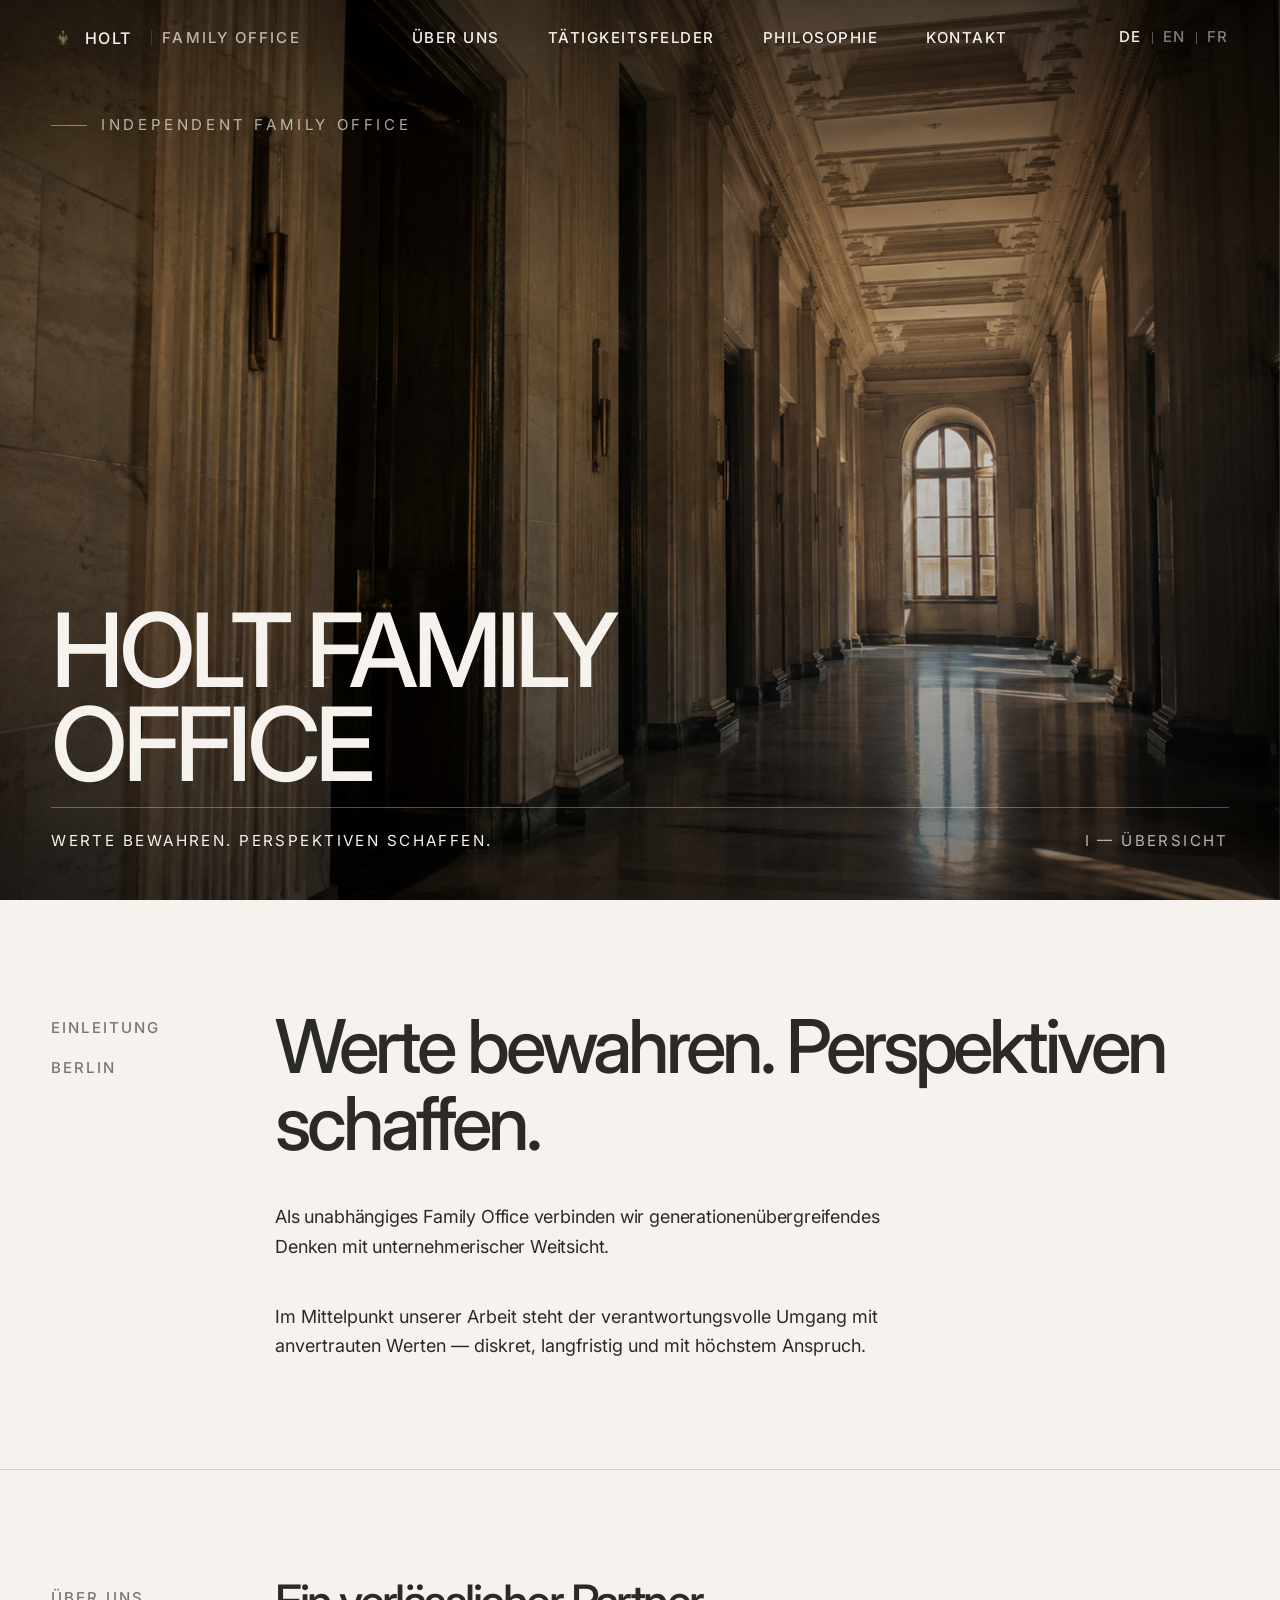
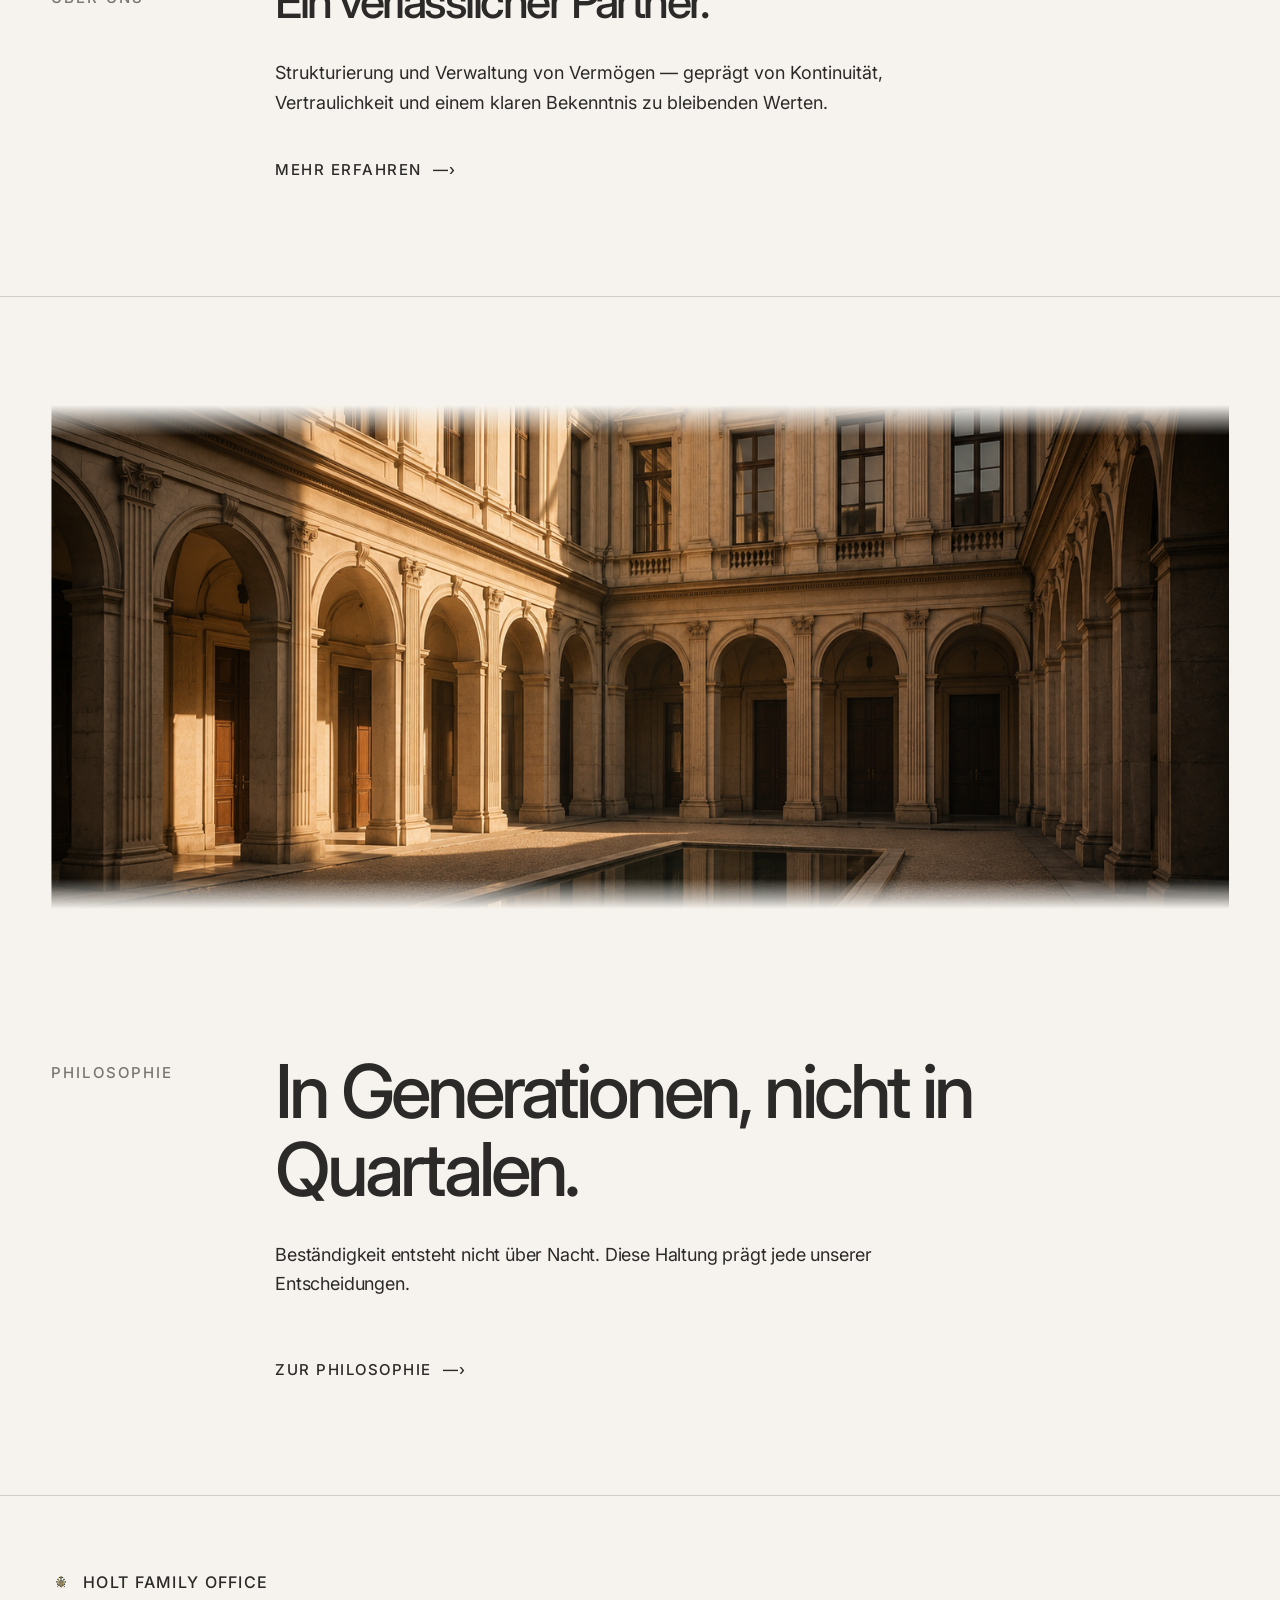
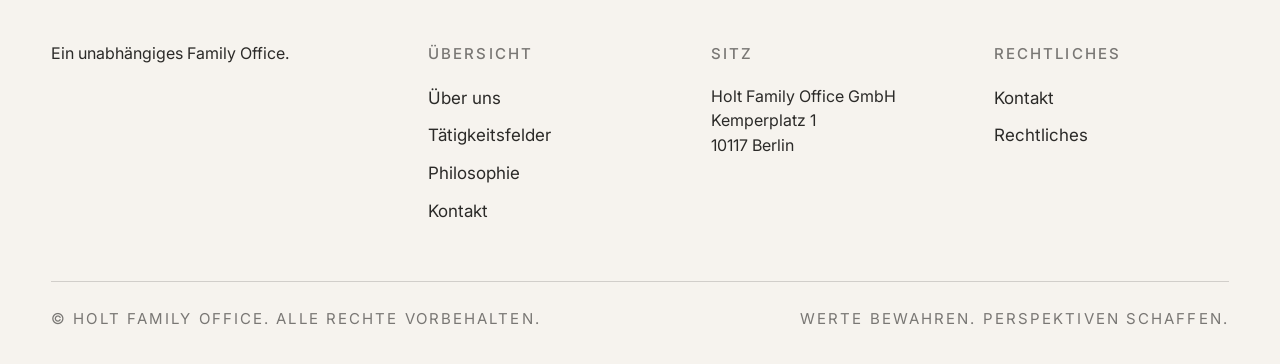
<file: index.html>
<!DOCTYPE html>
<html lang="de">
<head>
  <meta charset="UTF-8" />
  <meta name="viewport" content="width=device-width, initial-scale=1.0" />
  <meta name="description" data-i18n-attr="content:home.intro_lead" content="Holt Family Office — Preserving value. Creating perspective." />
  <meta name="robots" content="index, follow" />
  <link rel="icon" type="image/x-icon" href="images/Logo.png" />

  <title>Holt Family Office</title>

  <link rel="preconnect" href="https://fonts.googleapis.com" />
  <link rel="preconnect" href="https://fonts.gstatic.com" crossorigin />
  <link href="https://fonts.googleapis.com/css2?family=Inter:wght@400;500;600&display=swap" rel="stylesheet" />

  <link rel="stylesheet" href="variables.css" />
  <link rel="stylesheet" href="style.css" />
</head>
<body class="page page--home page--image-led">

  <!-- ========== NAV ========== -->
  <header class="nav nav--on-hero" role="banner">
    <div class="nav__inner">
      <a class="nav__brand" href="/" aria-label="Holt Family Office">
        <img src="images/Logo.png" alt="" />
        <span class="wordmark">Holt</span>
        <span class="wordmark-suffix" data-i18n="meta.suffix">Family Office</span>
      </a>

      <nav aria-label="Hauptnavigation">
        <ul class="nav__links">
          <li><a class="nav__link" href="/ueber-uns/" data-i18n="nav.about">Über uns</a></li>
          <li><a class="nav__link" href="/taetigkeitsfelder/" data-i18n="nav.activities">Tätigkeitsfelder</a></li>
          <li><a class="nav__link" href="/philosophie/" data-i18n="nav.philosophy">Philosophie</a></li>
          <li><a class="nav__link" href="/kontakt/" data-i18n="nav.contact">Kontakt</a></li>
        </ul>
      </nav>

      <div class="nav__lang" role="group" aria-label="Sprache">
        <button type="button" data-lang-btn="de" aria-pressed="true">DE</button>
        <span class="divider" aria-hidden="true"></span>
        <button type="button" data-lang-btn="en" aria-pressed="false">EN</button>
        <span class="divider" aria-hidden="true"></span>
        <button type="button" data-lang-btn="fr" aria-pressed="false">FR</button>
        <button type="button" class="nav__menu" data-menu-open aria-label="Menü öffnen">
          <span class="nav__menu-bars" aria-hidden="true"></span>
        </button>
      </div>
    </div>
  </header>

  <!-- ========== MOBILE SHEET ========== -->
  <aside class="nav__sheet" data-open="false" aria-hidden="true">
    <div class="nav__sheet-head">
      <a class="nav__brand" href="/">
        <img src="images/Logo.png" alt="" />
        <span class="wordmark">Holt</span>
        <span class="wordmark-suffix" data-i18n="meta.suffix">Family Office</span>
      </a>
      <button type="button" class="nav__sheet-close" data-menu-close data-i18n="nav.close">Schliessen</button>
    </div>
    <ul class="nav__sheet-links">
      <li><a href="/ueber-uns/" data-i18n="nav.about">Über uns</a></li>
      <li><a href="/taetigkeitsfelder/" data-i18n="nav.activities">Tätigkeitsfelder</a></li>
      <li><a href="/philosophie/" data-i18n="nav.philosophy">Philosophie</a></li>
      <li><a href="/kontakt/" data-i18n="nav.contact">Kontakt</a></li>
    </ul>
  </aside>

  <!-- ========== HERO ========== -->
  <section class="hero" aria-label="Holt Family Office">
    <div class="hero__image" role="img" aria-label="Architektonisches Bild"></div>
    <div class="hero__veil" aria-hidden="true"></div>

    <div class="hero__content">
      <p class="hero__stamp" data-i18n="home.stamp">Independent Family Office</p>
      <h1 class="hero__headline" data-i18n="home.headline">Holt Family Office</h1>
      <div class="hero__sub">
        <p class="hero__sub-line" data-i18n="home.sub_italic">Werte bewahren. Perspektiven schaffen.</p>
        <p class="hero__sub-meta" data-i18n="home.sub_meta">I — Übersicht</p>
      </div>
    </div>
  </section>

  <!-- ========== §I INTRODUCTION ========== -->
  <section class="section section--no-rule" data-reveal>
    <div class="container">
      <div class="editorial">
        <div class="editorial__margin">
          <p class="meta" data-i18n="home.intro_eyebrow">Einleitung</p>
          <p class="meta" data-i18n="meta.seat">Berlin</p>
        </div>

        <div class="editorial__main">
          <h2 class="display-l" data-i18n="home.intro_title" style="max-width:20ch;margin-bottom:2.5rem">
            Werte bewahren. Perspektiven schaffen.
          </h2>

          <div class="prose">
            <p class="lead" data-i18n="home.intro_lead">
              Als unabhängiges Family Office verbinden wir generationenübergreifendes Denken mit unternehmerischer Weitsicht.
            </p>
            <p data-i18n="home.intro_p">
              Im Mittelpunkt unserer Arbeit steht der verantwortungsvolle Umgang mit anvertrauten Werten — diskret, langfristig und mit höchstem Anspruch.
            </p>
          </div>
        </div>
      </div>
    </div>
  </section>

  <!-- ========== §II ABOUT GATEWAY ========== -->
  <section class="section" data-reveal>
    <div class="container">
      <div class="editorial">
        <div class="editorial__margin">
          <p class="meta" data-i18n="home.gateway_about_eyebrow">Über uns</p>
        </div>

        <div class="editorial__main">
          <h2 class="display-m" data-i18n="home.gateway_about_title" style="max-width:22ch;margin-bottom:2rem">
            Ein verlässlicher Partner.
          </h2>

          <div class="prose">
            <p data-i18n="home.gateway_about_p">
              Strukturierung und Verwaltung von Vermögen — geprägt von Kontinuität, Vertraulichkeit und einem klaren Bekenntnis zu bleibenden Werten.
            </p>
          </div>

          <div class="spacer-m"></div>

          <a class="nav__link" href="/ueber-uns/" style="display:inline-block">
            <span data-i18n="home.gateway_about_link">Mehr erfahren</span> &nbsp;—&rsaquo;
          </a>
        </div>
      </div>
    </div>
  </section>

  <!-- ========== §III PHILOSOPHY GATEWAY ========== -->
  <section class="section" data-reveal>
    <div class="container">

      <!-- IMAGE: home — primary wide architectural — 21/9 -->
      <img class="image image--bleed" src="images/innenhof.jpg" alt="" />

      <div class="spacer-l"></div>

      <div class="editorial">
        <div class="editorial__margin">
          <p class="meta" data-i18n="home.gateway_philosophy_eyebrow">Philosophie</p>
        </div>

        <div class="editorial__main">
          <h2 class="display-l" data-i18n="home.gateway_philosophy_title" style="max-width:16ch;margin-bottom:2rem">
            In Generationen, nicht in Quartalen.
          </h2>

          <div class="prose">
            <p class="lead" data-i18n="home.gateway_philosophy_p">
              Beständigkeit entsteht nicht über Nacht. Diese Haltung prägt jede unserer Entscheidungen.
            </p>
          </div>

          <div class="spacer-l"></div>

          <a class="nav__link" href="/philosophie/" style="display:inline-block">
            <span data-i18n="home.gateway_philosophy_link">Zur Philosophie</span> &nbsp;—&rsaquo;
          </a>
        </div>
      </div>
    </div>
  </section>

  <!-- ============================================================ -->
  <!-- OPTIONAL — 1–3 zusätzliche Bilder einfügen.                   -->
  <!-- Einfach <img> in eine eigene .section setzen:                 -->
  <!--                                                               -->
  <!-- <section class="section section--no-rule" data-reveal>        -->
  <!--   <div class="container">                                     -->
  <!--     <img class="image image--bleed"                           -->
  <!--          src="images/treppenhaus.jpg" alt="" />               -->
  <!--   </div>                                                      -->
  <!-- </section>                                                    -->
  <!--                                                               -->
  <!-- Varianten: image--bleed | image--landscape | image--portrait  -->
  <!-- ============================================================ -->

  <!-- ========== FOOTER ========== -->
  <footer class="footer" role="contentinfo">
    <div class="container">
      <div class="footer__mark">
        <img src="images/Logo.png" alt="" />
        <span class="wordmark">Holt <span data-i18n="meta.suffix">Family Office</span></span>
      </div>

      <div class="footer__grid">
        <div class="footer__col">
          <p data-i18n="footer.tagline">Ein unabhängiges Family Office.</p>
        </div>

        <div class="footer__col">
          <h4 data-i18n="footer.col_navigation">Übersicht</h4>
          <ul>
            <li><a href="/ueber-uns/" data-i18n="nav.about">Über uns</a></li>
            <li><a href="/taetigkeitsfelder/" data-i18n="nav.activities">Tätigkeitsfelder</a></li>
            <li><a href="/philosophie/" data-i18n="nav.philosophy">Philosophie</a></li>
            <li><a href="/kontakt/" data-i18n="nav.contact">Kontakt</a></li>
          </ul>
        </div>

        <div class="footer__col">
          <h4 data-i18n="footer.col_office">Sitz</h4>
          <p data-i18n="footer.office_line">Kemperplatz 1<br>10117 Berlin</p>
        </div>

        <div class="footer__col">
          <h4 data-i18n="footer.col_legal">Rechtliches</h4>
          <ul>
            <li><a href="/kontakt/" data-i18n="nav.contact">Kontakt</a></li>
            <li><a href="/legal/" data-i18n="nav.legal">Rechtliches</a></li>
          </ul>
        </div>
      </div>

      <div class="footer__base">
        <p data-i18n="footer.rights">© <span data-year></span> Holt Family Office. Alle Rechte vorbehalten.</p>
        <p data-i18n="footer.tagline_base">Werte bewahren. Perspektiven schaffen.</p>
      </div>
    </div>
  </footer>

  <script src="js/language.js"></script>
  <script src="js/main.js"></script>
</body>
</html>
</file>
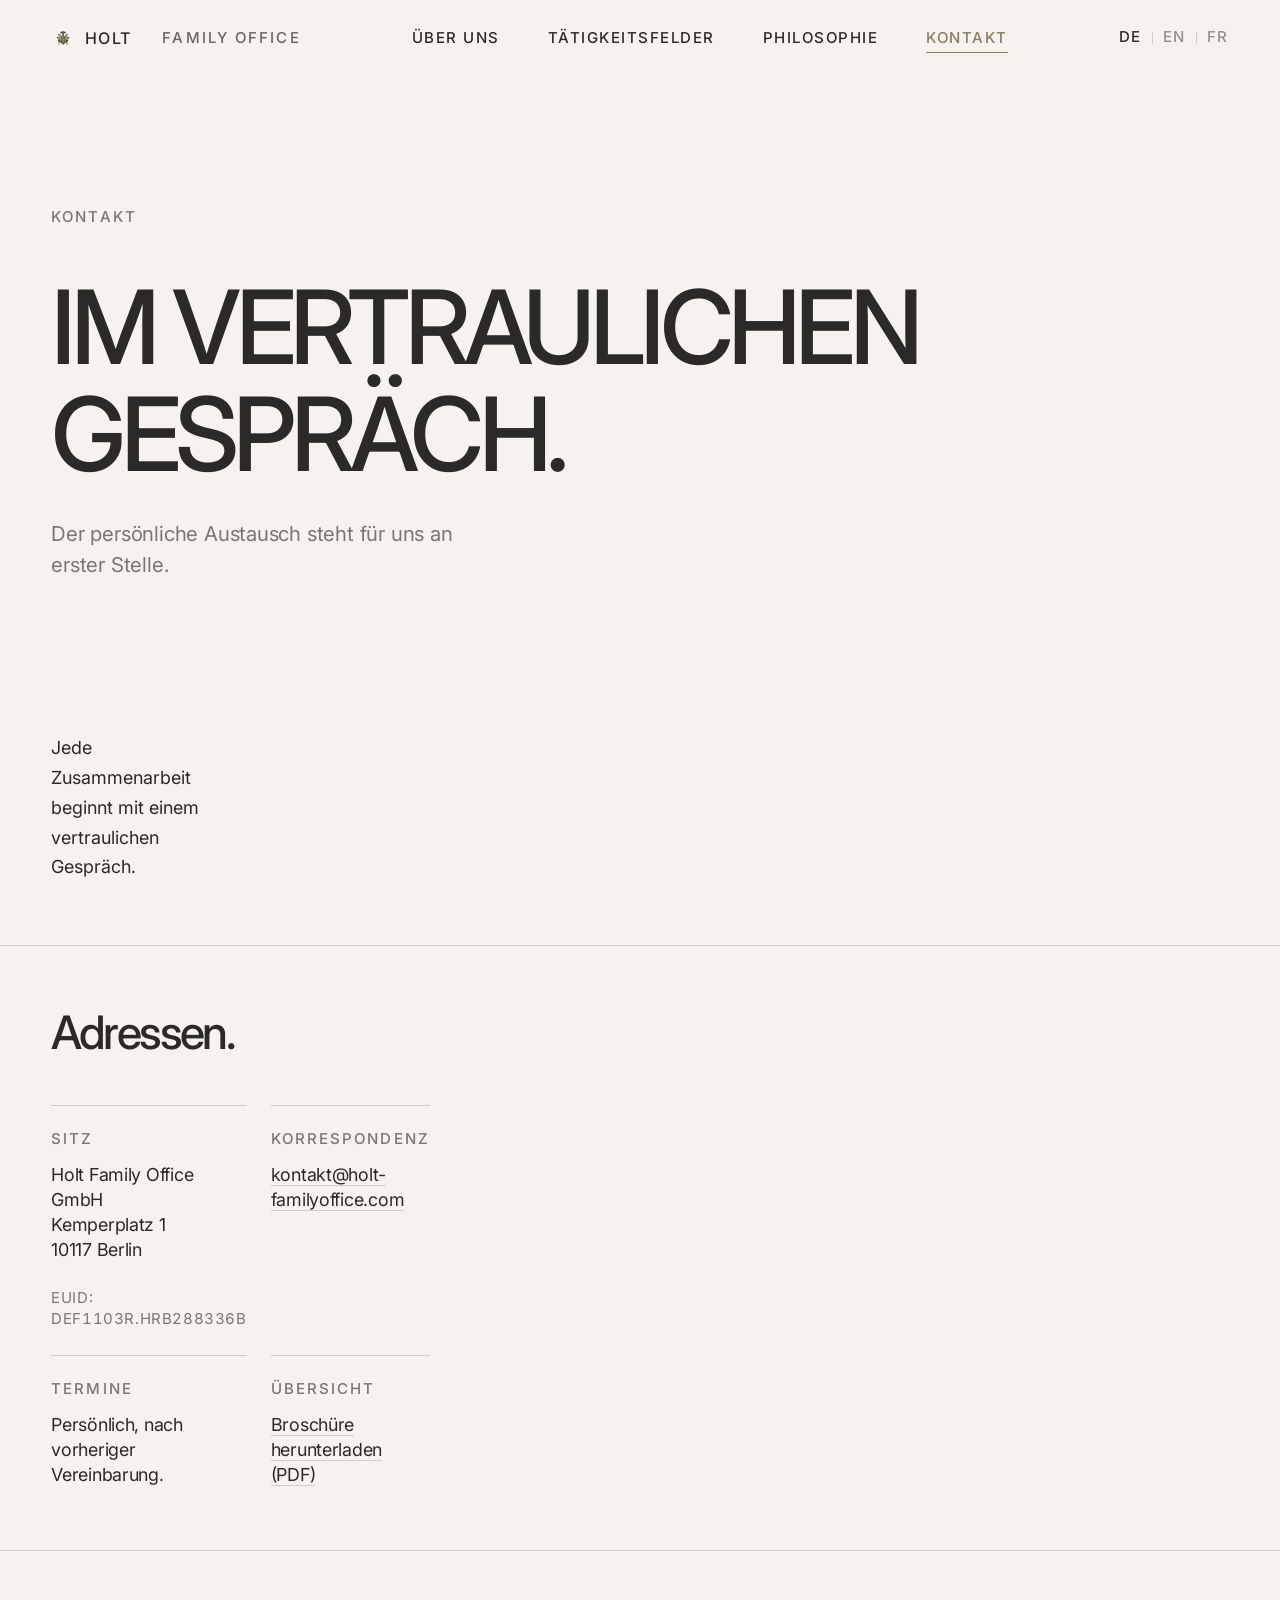
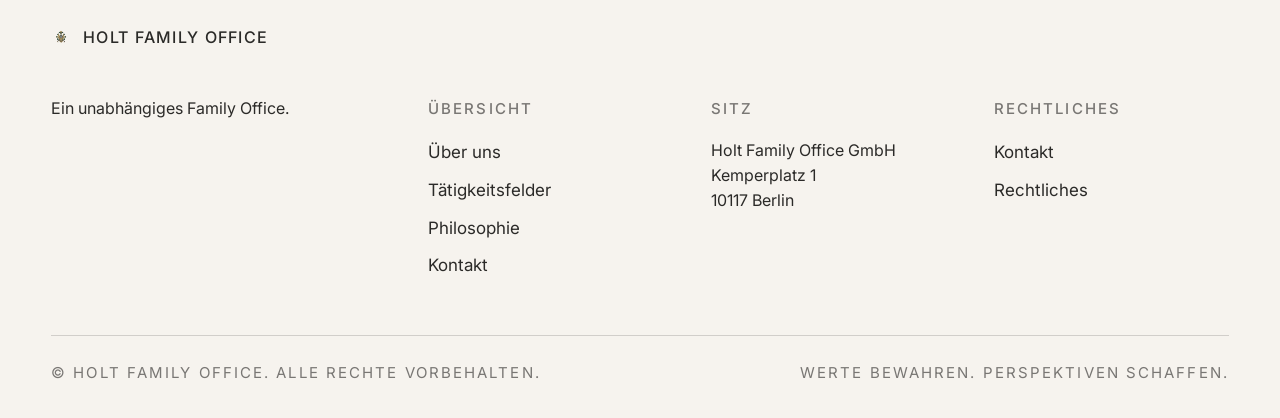
<file: kontakt/index.html>
<!DOCTYPE html>
<html lang="de">
<head>
  <meta charset="UTF-8" />
  <meta name="viewport" content="width=device-width, initial-scale=1.0" />
  <meta name="description" data-i18n-attr="content:contact.lead" content="By confidential conversation." />
  <link rel="icon" type="image/x-icon" href="images/Logo.png" />

  <title>Kontakt — Holt Family Office</title>

  <link rel="preconnect" href="https://fonts.googleapis.com" />
  <link rel="preconnect" href="https://fonts.gstatic.com" crossorigin />
  <link href="https://fonts.googleapis.com/css2?family=Inter:wght@400;500;600&display=swap" rel="stylesheet" />

  <link rel="stylesheet" href="../variables.css" />
  <link rel="stylesheet" href="../style.css" />
</head>
<body class="page page--contact page--minimal">

  <header class="nav nav--scrolled" role="banner">
    <div class="nav__inner">
      <a class="nav__brand" href="/" aria-label="Holt Family Office">
        <img src="../images/Logo.png" alt="" />
        <span class="wordmark">Holt</span>
        <span class="wordmark-suffix" data-i18n="meta.suffix">Family Office</span>
      </a>
      <nav aria-label="Hauptnavigation">
        <ul class="nav__links">
          <li><a class="nav__link" href="/ueber-uns/" data-i18n="nav.about">Über uns</a></li>
          <li><a class="nav__link" href="/taetigkeitsfelder/" data-i18n="nav.activities">Tätigkeitsfelder</a></li>
          <li><a class="nav__link" href="/philosophie/" data-i18n="nav.philosophy">Philosophie</a></li>
          <li><a class="nav__link" href="/kontakt/" aria-current="page" data-i18n="nav.contact">Kontakt</a></li>
        </ul>
      </nav>
      <div class="nav__lang" role="group" aria-label="Sprache">
        <button type="button" data-lang-btn="de" aria-pressed="true">DE</button>
        <span class="divider" aria-hidden="true"></span>
        <button type="button" data-lang-btn="en" aria-pressed="false">EN</button>
        <span class="divider" aria-hidden="true"></span>
        <button type="button" data-lang-btn="fr" aria-pressed="false">FR</button>
        <button type="button" class="nav__menu" data-menu-open aria-label="Menü">
          <span class="nav__menu-bars" aria-hidden="true"></span>
        </button>
      </div>
    </div>
  </header>

  <aside class="nav__sheet" data-open="false" aria-hidden="true">
    <div class="nav__sheet-head">
      <a class="nav__brand" href="/">
        <img src="../images/Logo.png" alt="" />
        <span class="wordmark">Holt</span>
        <span class="wordmark-suffix" data-i18n="meta.suffix">Family Office</span>
      </a>
      <button type="button" class="nav__sheet-close" data-menu-close data-i18n="nav.close">Schliessen</button>
    </div>
    <ul class="nav__sheet-links">
      <li><a href="/ueber-uns/" data-i18n="nav.about">Über uns</a></li>
      <li><a href="/taetigkeitsfelder/" data-i18n="nav.activities">Tätigkeitsfelder</a></li>
      <li><a href="/philosophie/" data-i18n="nav.philosophy">Philosophie</a></li>
      <li><a href="/kontakt/" data-i18n="nav.contact">Kontakt</a></li>
    </ul>
  </aside>

  <section class="page-header" data-reveal>
    <div class="container">
      <div class="editorial">
        <div class="editorial__margin">
          <p class="meta" data-i18n="meta.seat">Berlin</p>
        </div>
        <div class="editorial__main">
          <p class="eyebrow" data-i18n="contact.eyebrow">Kontakt</p>
          <h1 class="display-l page-header__title" data-i18n="contact.title">Im vertraulichen Gespräch.</h1>
          <p class="lead page-header__lead" data-i18n="contact.lead">
            Der persönliche Austausch steht für uns an erster Stelle.
          </p>
        </div>
      </div>
    </div>
  </section>

  <section class="section section--no-rule" data-reveal>
    <div class="container">
      <div class="editorial">
        <div class="editorial__margin"></div>
        <div class="editorial__main">
          <div class="prose">
            <p data-i18n="contact.p1">
              Jede Zusammenarbeit beginnt mit einem vertraulichen Gespräch.
            </p>
          </div>
        </div>
      </div>
    </div>
  </section>

  <section class="section" data-reveal>
    <div class="container">
      <div class="editorial">
        <div class="editorial__margin">
          <p class="meta" data-i18n="contact.details_eyebrow">Anschrift</p>
        </div>
        <div class="editorial__main">
          <h2 class="display-m" data-i18n="contact.details_title" style="max-width:18ch;margin-bottom:3rem">
            Adressen.
          </h2>

          <dl class="dl-contact">
            <div>
              <dt data-i18n="contact.office_label">Sitz</dt>
              <dd data-i18n="contact.office_value">Holt Family Office GmbH<br>Kemperplatz 1<br>10117 Berlin<br><br><span class="dd-meta">EUID: DEF1103R.HRB288336B</span></dd>
            </div>
            <div>
              <dt data-i18n="contact.correspondence_label">Korrespondenz</dt>
              <dd><a href="mailto:kontakt@holt-familyoffice.com" data-i18n="contact.correspondence_value">kontakt@holt-familyoffice.com</a></dd>
            </div>
            <div>
              <dt data-i18n="contact.appointments_label">Termine</dt>
              <dd data-i18n="contact.appointments_value">Persönlich, nach vorheriger Vereinbarung.</dd>
            </div>
            <div>
              <dt data-i18n="contact.download_label">Übersicht</dt>
              <dd><a href="../holt-familyoffice.pdf" target="_blank" rel="noopener" data-i18n="contact.download_value">Broschüre herunterladen (PDF)</a></dd>
            </div>
          </dl>
        </div>
      </div>
    </div>
  </section>

  <!-- ============================================================ -->
  <!-- OPTIONAL — 1–3 zusätzliche Bilder einfügen.                   -->
  <!-- Einfach <img> in eine eigene .section setzen:                 -->
  <!--                                                               -->
  <!-- <section class="section section--no-rule" data-reveal>        -->
  <!--   <div class="container">                                     -->
  <!--     <img class="image image--bleed"                           -->
  <!--          src="../images/treppenhaus.jpg" alt="" />               -->
  <!--   </div>                                                      -->
  <!-- </section>                                                    -->
  <!--                                                               -->
  <!-- Varianten: image--bleed | image--landscape | image--portrait  -->
  <!-- ============================================================ -->

  <footer class="footer" role="contentinfo">
    <div class="container">
      <div class="footer__mark">
        <img src="../images/Logo.png" alt="" />
        <span class="wordmark">Holt <span data-i18n="meta.suffix">Family Office</span></span>
      </div>
      <div class="footer__grid">
        <div class="footer__col"><p data-i18n="footer.tagline">Ein unabhängiges Family Office.</p></div>
        <div class="footer__col">
          <h4 data-i18n="footer.col_navigation">Übersicht</h4>
          <ul>
            <li><a href="/ueber-uns/" data-i18n="nav.about">Über uns</a></li>
            <li><a href="/taetigkeitsfelder/" data-i18n="nav.activities">Tätigkeitsfelder</a></li>
            <li><a href="/philosophie/" data-i18n="nav.philosophy">Philosophie</a></li>
            <li><a href="/kontakt/" data-i18n="nav.contact">Kontakt</a></li>
          </ul>
        </div>
        <div class="footer__col">
          <h4 data-i18n="footer.col_office">Sitz</h4>
          <p data-i18n="footer.office_line">Holt Family Office GmbH<br>Kemperplatz 1<br>10117 Berlin</p>
        </div>
        <div class="footer__col">
          <h4 data-i18n="footer.col_legal">Rechtliches</h4>
          <ul>
            <li><a href="/kontakt/" data-i18n="nav.contact">Kontakt</a></li>
            <li><a href="/legal/" data-i18n="nav.legal">Rechtliches</a></li>
          </ul>
        </div>
      </div>
      <div class="footer__base">
        <p data-i18n="footer.rights">© <span data-year></span> Holt Family Office.</p>
        <p data-i18n="footer.tagline_base">Werte bewahren. Perspektiven schaffen.</p>
      </div>
    </div>
  </footer>

  <script src="../js/language.js"></script>
  <script src="../js/main.js"></script>
</body>
</html>
</file>
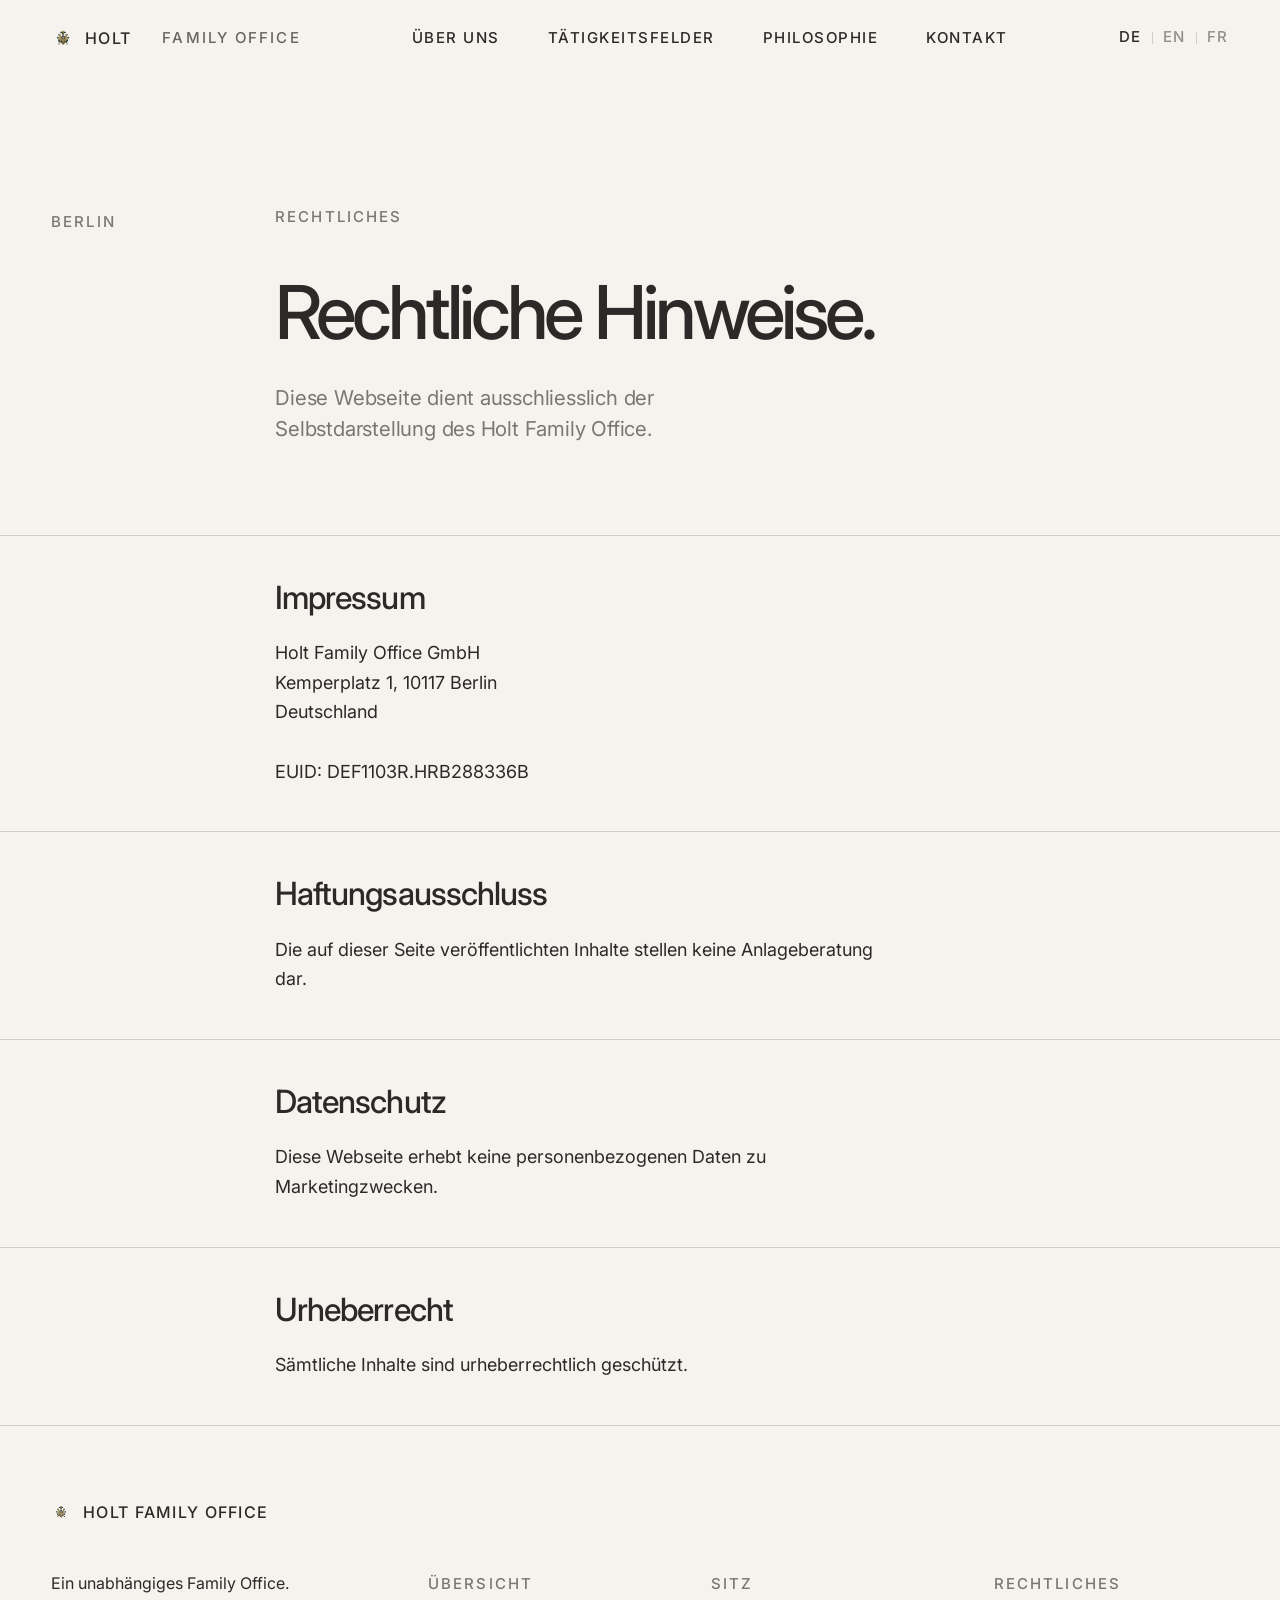
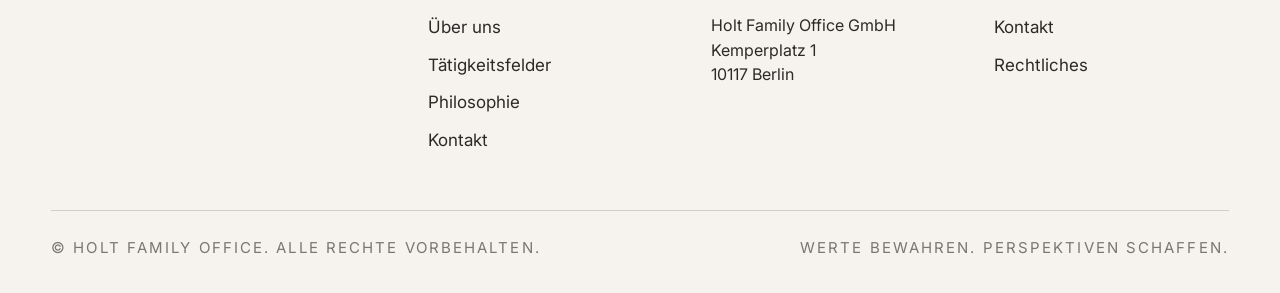
<file: legal/index.html>
<!DOCTYPE html>
<html lang="de">
<head>
  <meta charset="UTF-8" />
  <meta name="viewport" content="width=device-width, initial-scale=1.0" />
  <meta name="description" data-i18n-attr="content:legal.lead" content="Legal notices." />
  <link rel="icon" type="image/x-icon" href="images/Logo.png" />

  <title>Rechtliches — Holt Family Office</title>

  <link rel="preconnect" href="https://fonts.googleapis.com" />
  <link rel="preconnect" href="https://fonts.gstatic.com" crossorigin />
  <link href="https://fonts.googleapis.com/css2?family=Inter:wght@400;500;600&display=swap" rel="stylesheet" />

  <link rel="stylesheet" href="../variables.css" />
  <link rel="stylesheet" href="../style.css" />
</head>
<body class="page page--legal page--minimal">

  <header class="nav nav--scrolled" role="banner">
    <div class="nav__inner">
      <a class="nav__brand" href="/" aria-label="Holt Family Office">
        <img src="../images/Logo.png" alt="" />
        <span class="wordmark">Holt</span>
        <span class="wordmark-suffix" data-i18n="meta.suffix">Family Office</span>
      </a>
      <nav aria-label="Hauptnavigation">
        <ul class="nav__links">
          <li><a class="nav__link" href="/ueber-uns/" data-i18n="nav.about">Über uns</a></li>
          <li><a class="nav__link" href="/taetigkeitsfelder/" data-i18n="nav.activities">Tätigkeitsfelder</a></li>
          <li><a class="nav__link" href="/philosophie/" data-i18n="nav.philosophy">Philosophie</a></li>
          <li><a class="nav__link" href="/kontakt/" data-i18n="nav.contact">Kontakt</a></li>
        </ul>
      </nav>
      <div class="nav__lang" role="group" aria-label="Sprache">
        <button type="button" data-lang-btn="de" aria-pressed="true">DE</button>
        <span class="divider" aria-hidden="true"></span>
        <button type="button" data-lang-btn="en" aria-pressed="false">EN</button>
        <span class="divider" aria-hidden="true"></span>
        <button type="button" data-lang-btn="fr" aria-pressed="false">FR</button>
        <button type="button" class="nav__menu" data-menu-open aria-label="Menü">
          <span class="nav__menu-bars" aria-hidden="true"></span>
        </button>
      </div>
    </div>
  </header>

  <aside class="nav__sheet" data-open="false" aria-hidden="true">
    <div class="nav__sheet-head">
      <a class="nav__brand" href="/">
        <img src="../images/Logo.png" alt="" />
        <span class="wordmark">Holt</span>
        <span class="wordmark-suffix" data-i18n="meta.suffix">Family Office</span>
      </a>
      <button type="button" class="nav__sheet-close" data-menu-close data-i18n="nav.close">Schliessen</button>
    </div>
    <ul class="nav__sheet-links">
      <li><a href="/ueber-uns/" data-i18n="nav.about">Über uns</a></li>
      <li><a href="/taetigkeitsfelder/" data-i18n="nav.activities">Tätigkeitsfelder</a></li>
      <li><a href="/philosophie/" data-i18n="nav.philosophy">Philosophie</a></li>
      <li><a href="/kontakt/" data-i18n="nav.contact">Kontakt</a></li>
    </ul>
  </aside>

  <section class="page-header" data-reveal>
    <div class="container">
      <div class="editorial">
        <div class="editorial__margin">
          <p class="meta" data-i18n="meta.seat">Berlin</p>
        </div>
        <div class="editorial__main">
          <p class="eyebrow" data-i18n="legal.eyebrow">Rechtliches</p>
          <h1 class="display-l page-header__title" data-i18n="legal.title">Rechtliche Hinweise.</h1>
          <p class="lead page-header__lead" data-i18n="legal.lead">
            Diese Webseite dient ausschliesslich der Selbstdarstellung des Holt Family Office.
          </p>
        </div>
      </div>
    </div>
  </section>

  <section class="section" data-reveal>
    <div class="container">
      <div class="editorial">
        <div class="editorial__margin"></div>
        <div class="editorial__main">
          <h2 class="display-s" data-i18n="legal.imprint_title" style="margin-bottom:1.5rem">Impressum</h2>
          <div class="prose">
            <p data-i18n="legal.imprint_body">Holt Family Office GmbH<br>Kemperplatz 1, 10117 Berlin<br>Deutschland<br><br>EUID: DEF1103R.HRB288336B</p>
          </div>
        </div>
      </div>
    </div>
  </section>

  <section class="section" data-reveal>
    <div class="container">
      <div class="editorial">
        <div class="editorial__margin"></div>
        <div class="editorial__main">
          <h2 class="display-s" data-i18n="legal.disclaimer_title" style="margin-bottom:1.5rem">Haftungsausschluss</h2>
          <div class="prose">
            <p data-i18n="legal.disclaimer_body">Die auf dieser Seite veröffentlichten Inhalte stellen keine Anlageberatung dar.</p>
          </div>
        </div>
      </div>
    </div>
  </section>

  <section class="section" data-reveal>
    <div class="container">
      <div class="editorial">
        <div class="editorial__margin"></div>
        <div class="editorial__main">
          <h2 class="display-s" data-i18n="legal.privacy_title" style="margin-bottom:1.5rem">Datenschutz</h2>
          <div class="prose">
            <p data-i18n="legal.privacy_body">Diese Webseite erhebt keine personenbezogenen Daten zu Marketingzwecken.</p>
          </div>
        </div>
      </div>
    </div>
  </section>

  <section class="section" data-reveal>
    <div class="container">
      <div class="editorial">
        <div class="editorial__margin"></div>
        <div class="editorial__main">
          <h2 class="display-s" data-i18n="legal.copyright_title" style="margin-bottom:1.5rem">Urheberrecht</h2>
          <div class="prose">
            <p data-i18n="legal.copyright_body">Sämtliche Inhalte sind urheberrechtlich geschützt.</p>
          </div>
        </div>
      </div>
    </div>
  </section>

  <footer class="footer" role="contentinfo">
    <div class="container">
      <div class="footer__mark">
        <img src="../images/Logo.png" alt="" />
        <span class="wordmark">Holt <span data-i18n="meta.suffix">Family Office</span></span>
      </div>
      <div class="footer__grid">
        <div class="footer__col"><p data-i18n="footer.tagline">Ein unabhängiges Family Office.</p></div>
        <div class="footer__col">
          <h4 data-i18n="footer.col_navigation">Übersicht</h4>
          <ul>
            <li><a href="/ueber-uns/" data-i18n="nav.about">Über uns</a></li>
            <li><a href="/taetigkeitsfelder/" data-i18n="nav.activities">Tätigkeitsfelder</a></li>
            <li><a href="/philosophie/" data-i18n="nav.philosophy">Philosophie</a></li>
            <li><a href="/kontakt/" data-i18n="nav.contact">Kontakt</a></li>
          </ul>
        </div>
        <div class="footer__col">
          <h4 data-i18n="footer.col_office">Sitz</h4>
          <p data-i18n="footer.office_line">Holt Family Office GmbH<br>Kemperplatz 1<br>10117 Berlin</p>
        </div>
        <div class="footer__col">
          <h4 data-i18n="footer.col_legal">Rechtliches</h4>
          <ul>
            <li><a href="/kontakt/" data-i18n="nav.contact">Kontakt</a></li>
            <li><a href="/legal/" data-i18n="nav.legal">Rechtliches</a></li>
          </ul>
        </div>
      </div>
      <div class="footer__base">
        <p data-i18n="footer.rights">© <span data-year></span> Holt Family Office.</p>
        <p data-i18n="footer.tagline_base">Werte bewahren. Perspektiven schaffen.</p>
      </div>
    </div>
  </footer>

  <script src="../js/language.js"></script>
  <script src="../js/main.js"></script>
</body>
</html>
</file>
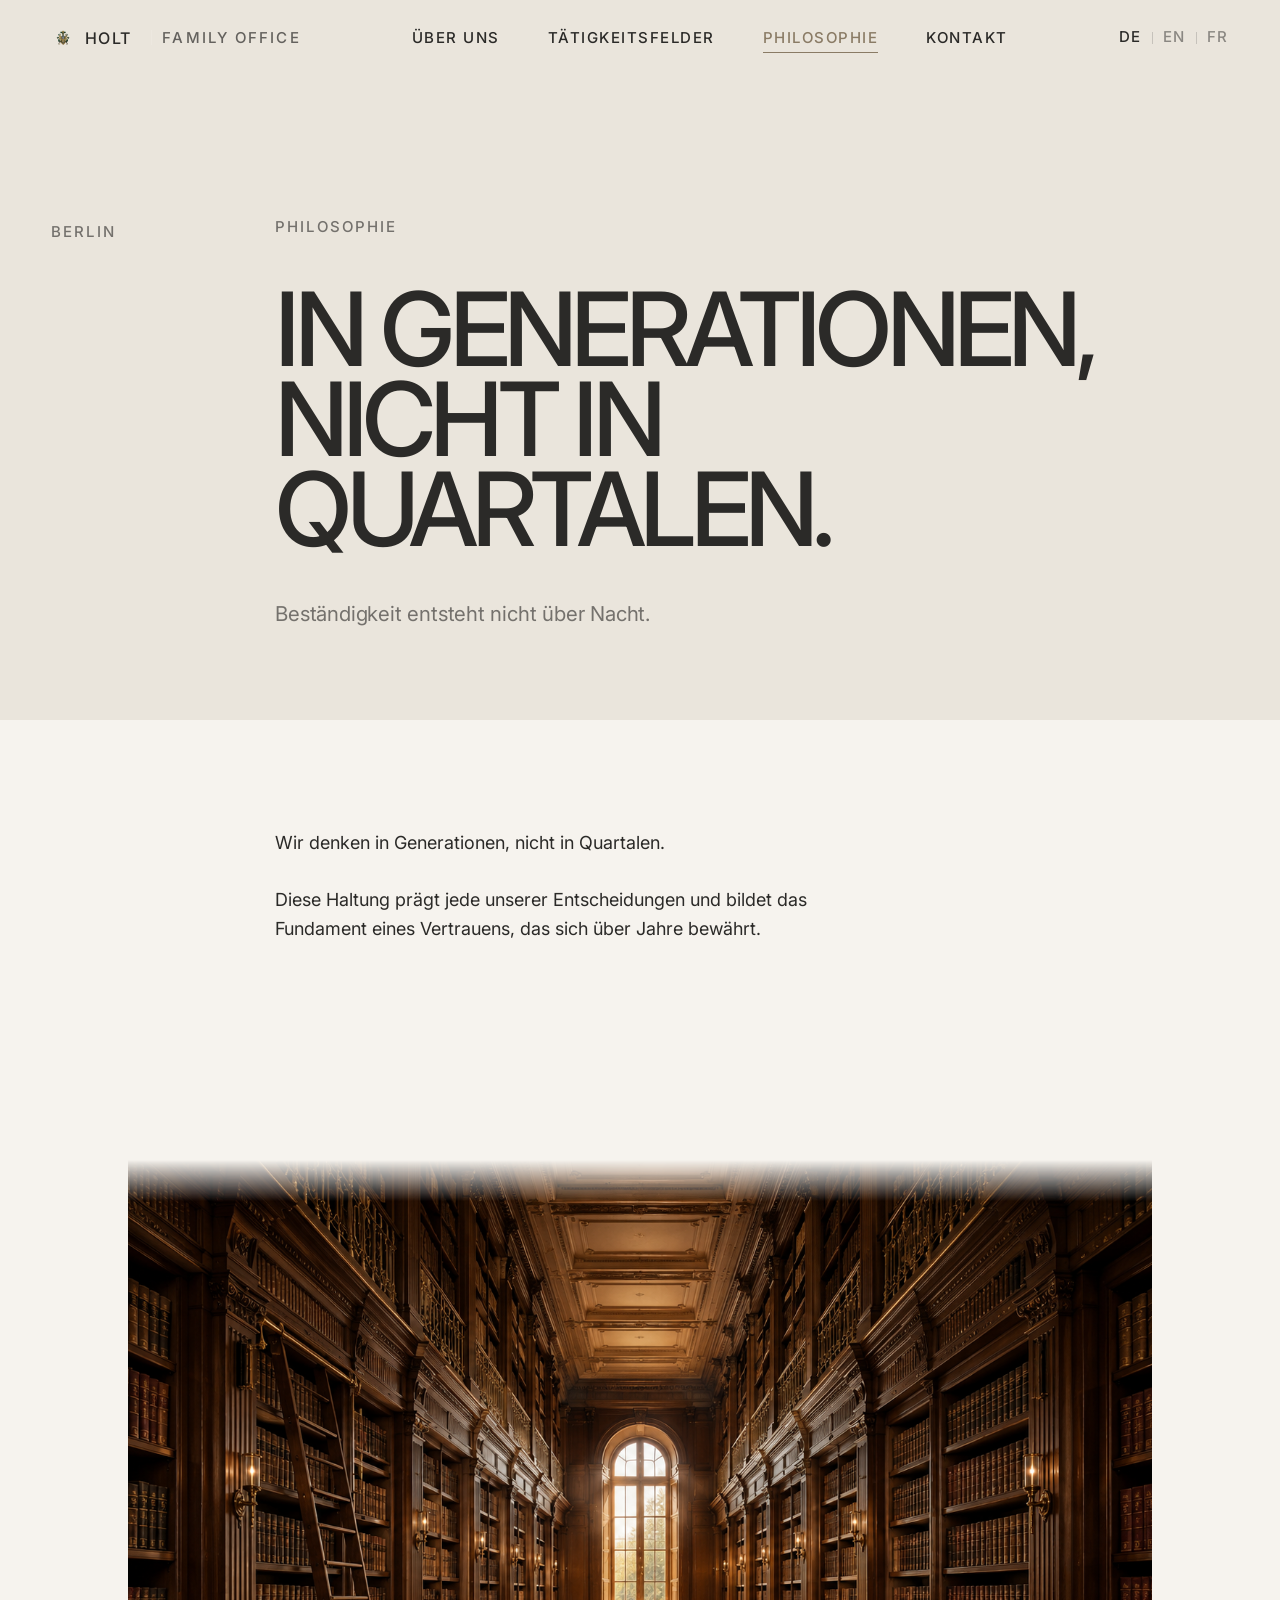
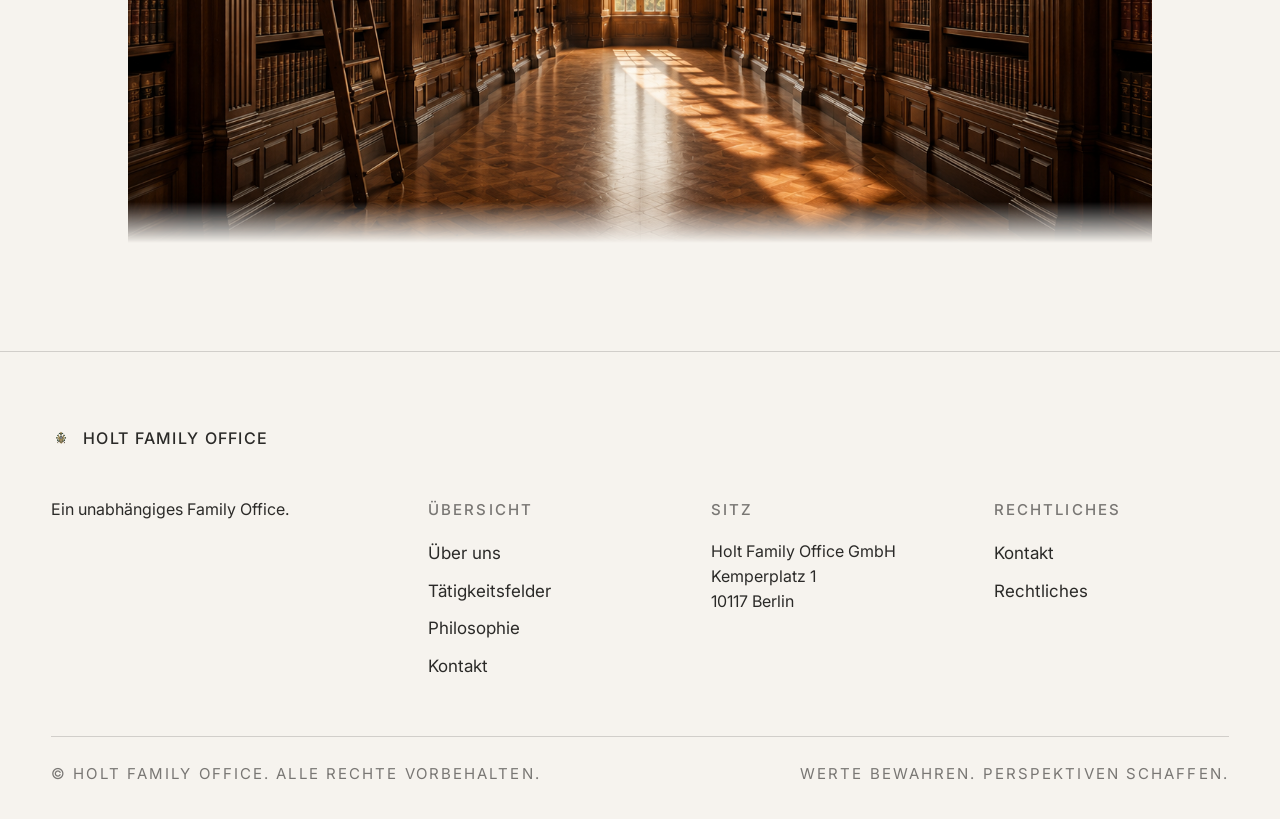
<file: philosophie/index.html>
<!DOCTYPE html>
<html lang="de">
<head>
  <meta charset="UTF-8" />
  <meta name="viewport" content="width=device-width, initial-scale=1.0" />
  <meta name="description" data-i18n-attr="content:philosophy.lead" content="In generations, not in quarters." />
  <link rel="icon" type="image/x-icon" href="images/Logo.png" />

  <title>Philosophie — Holt Family Office</title>

  <link rel="preconnect" href="https://fonts.googleapis.com" />
  <link rel="preconnect" href="https://fonts.gstatic.com" crossorigin />
  <link href="https://fonts.googleapis.com/css2?family=Inter:wght@400;500;600&display=swap" rel="stylesheet" />

  <link rel="stylesheet" href="../variables.css" />
  <link rel="stylesheet" href="../style.css" />
</head>
<body class="page page--philosophy page--statement">

  <header class="nav nav--scrolled" role="banner">
    <div class="nav__inner">
      <a class="nav__brand" href="/" aria-label="Holt Family Office">
        <img src="../images/Logo.png" alt="" />
        <span class="wordmark">Holt</span>
        <span class="wordmark-suffix" data-i18n="meta.suffix">Family Office</span>
      </a>
      <nav aria-label="Hauptnavigation">
        <ul class="nav__links">
          <li><a class="nav__link" href="/ueber-uns/" data-i18n="nav.about">Über uns</a></li>
          <li><a class="nav__link" href="/taetigkeitsfelder/" data-i18n="nav.activities">Tätigkeitsfelder</a></li>
          <li><a class="nav__link" href="/philosophie/" aria-current="page" data-i18n="nav.philosophy">Philosophie</a></li>
          <li><a class="nav__link" href="/kontakt/" data-i18n="nav.contact">Kontakt</a></li>
        </ul>
      </nav>
      <div class="nav__lang" role="group" aria-label="Sprache">
        <button type="button" data-lang-btn="de" aria-pressed="true">DE</button>
        <span class="divider" aria-hidden="true"></span>
        <button type="button" data-lang-btn="en" aria-pressed="false">EN</button>
        <span class="divider" aria-hidden="true"></span>
        <button type="button" data-lang-btn="fr" aria-pressed="false">FR</button>
        <button type="button" class="nav__menu" data-menu-open aria-label="Menü">
          <span class="nav__menu-bars" aria-hidden="true"></span>
        </button>
      </div>
    </div>
  </header>

  <aside class="nav__sheet" data-open="false" aria-hidden="true">
    <div class="nav__sheet-head">
      <a class="nav__brand" href="/">
        <img src="../images/Logo.png" alt="" />
        <span class="wordmark">Holt</span>
        <span class="wordmark-suffix" data-i18n="meta.suffix">Family Office</span>
      </a>
      <button type="button" class="nav__sheet-close" data-menu-close data-i18n="nav.close">Schliessen</button>
    </div>
    <ul class="nav__sheet-links">
      <li><a href="/ueber-uns/" data-i18n="nav.about">Über uns</a></li>
      <li><a href="/taetigkeitsfelder/" data-i18n="nav.activities">Tätigkeitsfelder</a></li>
      <li><a href="/philosophie/" data-i18n="nav.philosophy">Philosophie</a></li>
      <li><a href="/kontakt/" data-i18n="nav.contact">Kontakt</a></li>
    </ul>
  </aside>

  <section class="page-header" data-reveal>
    <div class="container">
      <div class="editorial">
        <div class="editorial__margin">
          <p class="meta" data-i18n="meta.seat">Berlin</p>
        </div>
        <div class="editorial__main">
          <p class="eyebrow" data-i18n="philosophy.eyebrow">Philosophie</p>
          <h1 class="display-l page-header__title" data-i18n="philosophy.title">In Generationen, nicht in Quartalen.</h1>
          <p class="lead page-header__lead" data-i18n="philosophy.lead">
            Beständigkeit entsteht nicht über Nacht.
          </p>
        </div>
      </div>
    </div>
  </section>

  <section class="section section--no-rule" data-reveal>
    <div class="container">
      <div class="editorial">
        <div class="editorial__margin"></div>
        <div class="editorial__main">
          <div class="prose">
            <p data-i18n="philosophy.p1">
              Wir denken in Generationen, nicht in Quartalen.
            </p>
            <p data-i18n="philosophy.p2">
              Diese Haltung prägt jede unserer Entscheidungen und bildet das Fundament eines Vertrauens, das sich über Jahre bewährt.
            </p>
          </div>
        </div>
      </div>
    </div>
  </section>

  <!-- IMAGE: philosophy — centered landscape, klassisches Format -->
  <section class="section section--no-rule" data-reveal>
    <div class="container">
      <img class="image image--feature" src="../images/bibliothek.jpg" alt="" />
    </div>
  </section>

  <!-- ============================================================ -->
  <!-- OPTIONAL — 1–3 zusätzliche Bilder einfügen.                   -->
  <!-- Einfach <img> in eine eigene .section setzen:                 -->
  <!--                                                               -->
  <!-- <section class="section section--no-rule" data-reveal>        -->
  <!--   <div class="container">                                     -->
  <!--     <img class="image image--bleed"                           -->
  <!--          src="../images/treppenhaus.jpg" alt="" />               -->
  <!--   </div>                                                      -->
  <!-- </section>                                                    -->
  <!--                                                               -->
  <!-- Varianten: image--bleed | image--landscape | image--portrait  -->
  <!-- ============================================================ -->

  <footer class="footer" role="contentinfo">
    <div class="container">
      <div class="footer__mark">
        <img src="../images/Logo.png" alt="" />
        <span class="wordmark">Holt <span data-i18n="meta.suffix">Family Office</span></span>
      </div>
      <div class="footer__grid">
        <div class="footer__col"><p data-i18n="footer.tagline">Ein unabhängiges Family Office.</p></div>
        <div class="footer__col">
          <h4 data-i18n="footer.col_navigation">Übersicht</h4>
          <ul>
            <li><a href="/ueber-uns/" data-i18n="nav.about">Über uns</a></li>
            <li><a href="/taetigkeitsfelder/" data-i18n="nav.activities">Tätigkeitsfelder</a></li>
            <li><a href="/philosophie/" data-i18n="nav.philosophy">Philosophie</a></li>
            <li><a href="/kontakt/" data-i18n="nav.contact">Kontakt</a></li>
          </ul>
        </div>
        <div class="footer__col">
          <h4 data-i18n="footer.col_office">Sitz</h4>
          <p data-i18n="footer.office_line">Kemperplatz 1<br>10117 Berlin</p>
        </div>
        <div class="footer__col">
          <h4 data-i18n="footer.col_legal">Rechtliches</h4>
          <ul>
            <li><a href="/kontakt/" data-i18n="nav.contact">Kontakt</a></li>
            <li><a href="/legal/" data-i18n="nav.legal">Rechtliches</a></li>
          </ul>
        </div>
      </div>
      <div class="footer__base">
        <p data-i18n="footer.rights">© <span data-year></span> Holt Family Office.</p>
        <p data-i18n="footer.tagline_base">Werte bewahren. Perspektiven schaffen.</p>
      </div>
    </div>
  </footer>

  <script src="../js/language.js"></script>
  <script src="../js/main.js"></script>
</body>
</html>
</file>
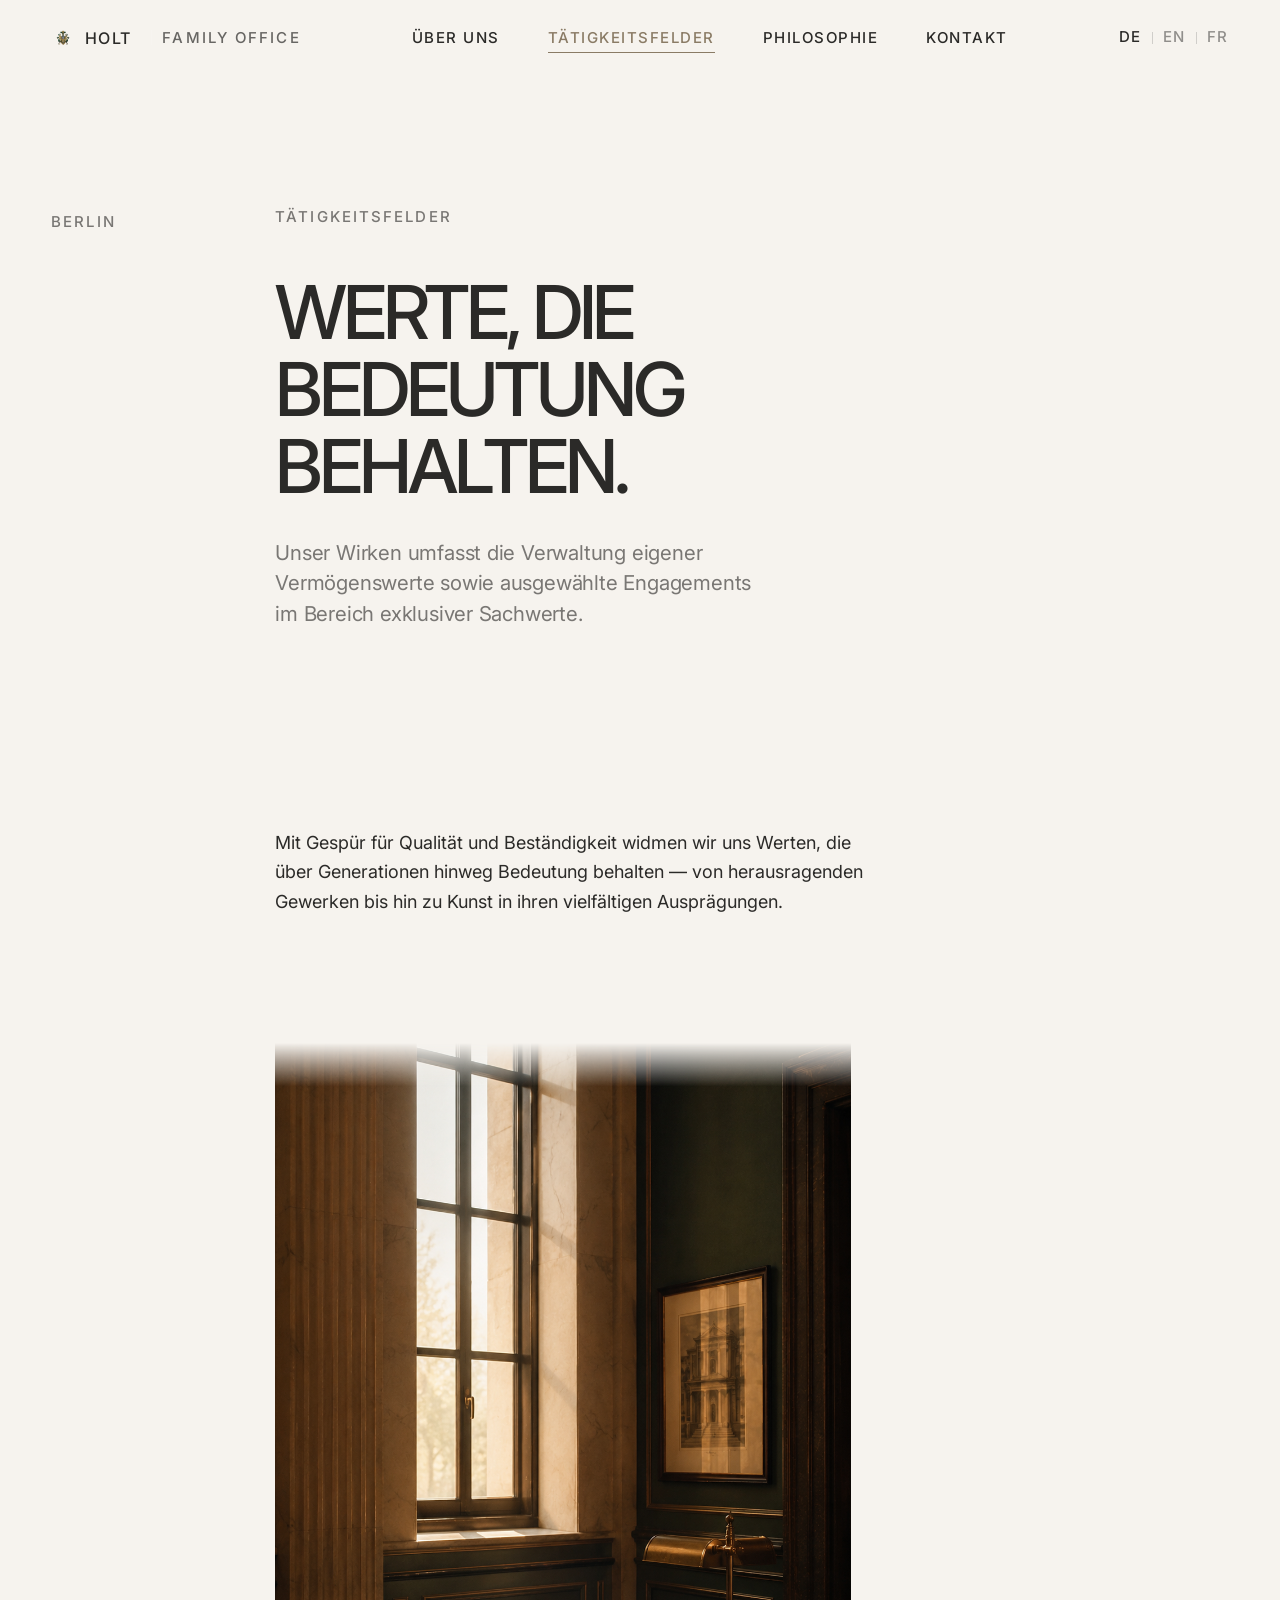
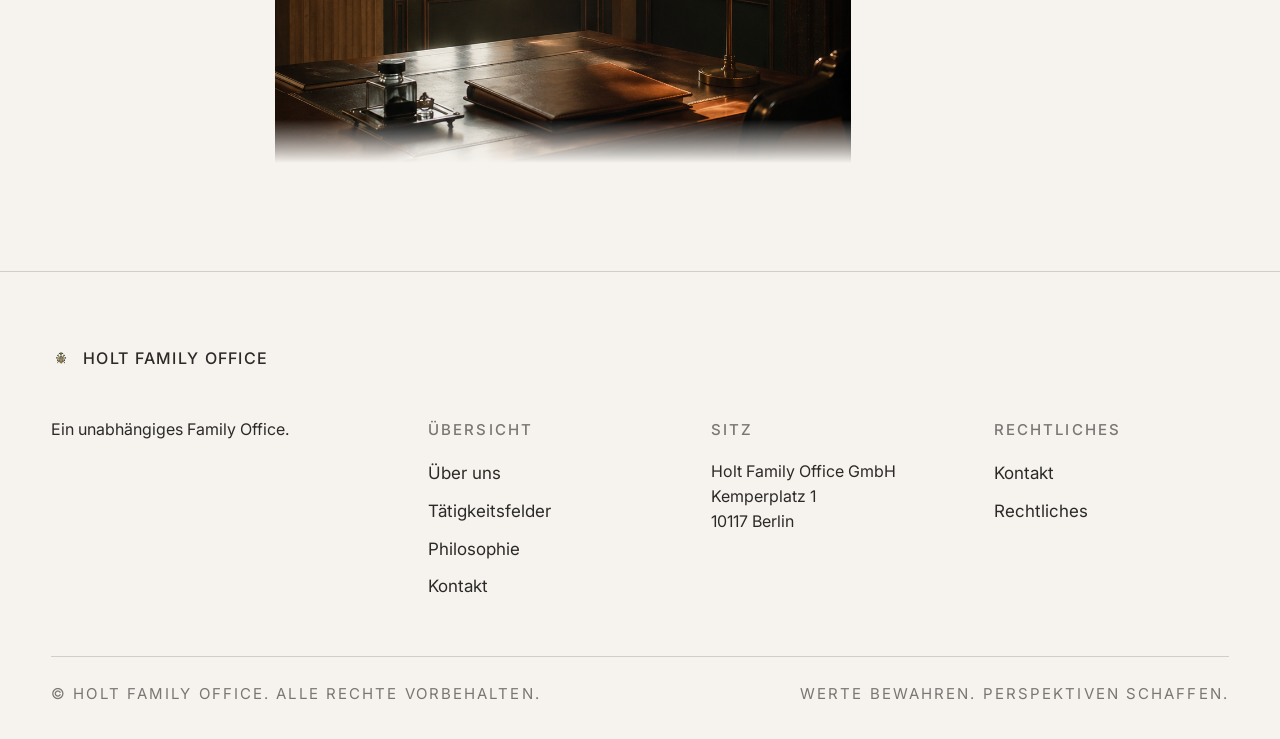
<file: taetigkeitsfelder/index.html>
<!DOCTYPE html>
<html lang="de">
<head>
  <meta charset="UTF-8" />
  <meta name="viewport" content="width=device-width, initial-scale=1.0" />
  <meta name="description" data-i18n-attr="content:activities.lead" content="Values that endure." />
  <link rel="icon" type="image/x-icon" href="images/Logo.png" />

  <title>Tätigkeitsfelder — Holt Family Office</title>

  <link rel="preconnect" href="https://fonts.googleapis.com" />
  <link rel="preconnect" href="https://fonts.gstatic.com" crossorigin />
  <link href="https://fonts.googleapis.com/css2?family=Inter:wght@400;500;600&display=swap" rel="stylesheet" />

  <link rel="stylesheet" href="../variables.css" />
  <link rel="stylesheet" href="../style.css" />
</head>
<body class="page page--activities page--image-led">

  <header class="nav nav--scrolled" role="banner">
    <div class="nav__inner">
      <a class="nav__brand" href="/" aria-label="Holt Family Office">
        <img src="../images/Logo.png" alt="" />
        <span class="wordmark">Holt</span>
        <span class="wordmark-suffix" data-i18n="meta.suffix">Family Office</span>
      </a>
      <nav aria-label="Hauptnavigation">
        <ul class="nav__links">
          <li><a class="nav__link" href="/ueber-uns/" data-i18n="nav.about">Über uns</a></li>
          <li><a class="nav__link" href="/taetigkeitsfelder/" aria-current="page" data-i18n="nav.activities">Tätigkeitsfelder</a></li>
          <li><a class="nav__link" href="/philosophie/" data-i18n="nav.philosophy">Philosophie</a></li>
          <li><a class="nav__link" href="/kontakt/" data-i18n="nav.contact">Kontakt</a></li>
        </ul>
      </nav>
      <div class="nav__lang" role="group" aria-label="Sprache">
        <button type="button" data-lang-btn="de" aria-pressed="true">DE</button>
        <span class="divider" aria-hidden="true"></span>
        <button type="button" data-lang-btn="en" aria-pressed="false">EN</button>
        <span class="divider" aria-hidden="true"></span>
        <button type="button" data-lang-btn="fr" aria-pressed="false">FR</button>
        <button type="button" class="nav__menu" data-menu-open aria-label="Menü">
          <span class="nav__menu-bars" aria-hidden="true"></span>
        </button>
      </div>
    </div>
  </header>

  <aside class="nav__sheet" data-open="false" aria-hidden="true">
    <div class="nav__sheet-head">
      <a class="nav__brand" href="/">
        <img src="../images/Logo.png" alt="" />
        <span class="wordmark">Holt</span>
        <span class="wordmark-suffix" data-i18n="meta.suffix">Family Office</span>
      </a>
      <button type="button" class="nav__sheet-close" data-menu-close data-i18n="nav.close">Schliessen</button>
    </div>
    <ul class="nav__sheet-links">
      <li><a href="/ueber-uns/" data-i18n="nav.about">Über uns</a></li>
      <li><a href="/taetigkeitsfelder/" data-i18n="nav.activities">Tätigkeitsfelder</a></li>
      <li><a href="/philosophie/" data-i18n="nav.philosophy">Philosophie</a></li>
      <li><a href="/kontakt/" data-i18n="nav.contact">Kontakt</a></li>
    </ul>
  </aside>

  <section class="page-header" data-reveal>
    <div class="container">
      <div class="editorial">
        <div class="editorial__margin">
          <p class="meta" data-i18n="meta.seat">Berlin</p>
        </div>
        <div class="editorial__main">
          <p class="eyebrow" data-i18n="activities.eyebrow">Tätigkeitsfelder</p>
          <h1 class="display-l page-header__title" data-i18n="activities.title">Werte, die Bedeutung behalten.</h1>
          <p class="lead page-header__lead" data-i18n="activities.lead">
            Unser Wirken umfasst die Verwaltung eigener Vermögenswerte sowie ausgewählte Engagements im Bereich exklusiver Sachwerte.
          </p>
        </div>
      </div>
    </div>
  </section>

  <section class="section section--no-rule" data-reveal>
    <div class="container">
      <div class="editorial">
        <div class="editorial__margin"></div>
        <div class="editorial__main">
          <div class="prose">
            <p data-i18n="activities.p1">
              Mit Gespür für Qualität und Beständigkeit widmen wir uns Werten, die über Generationen hinweg Bedeutung behalten — von herausragenden Gewerken bis hin zu Kunst in ihren vielfältigen Ausprägungen.
            </p>
          </div>

          <div class="spacer-l"></div>

          <!-- IMAGE: activities — primary portrait — 4/5 -->
          <img class="image image--portrait" src="../images/arbeitszimmer.jpg" alt="" />
        </div>
      </div>
    </div>
  </section>

  <!-- ============================================================ -->
  <!-- OPTIONAL — 1–3 zusätzliche Bilder einfügen.                   -->
  <!-- Einfach <img> in eine eigene .section setzen:                 -->
  <!--                                                               -->
  <!-- <section class="section section--no-rule" data-reveal>        -->
  <!--   <div class="container">                                     -->
  <!--     <img class="image image--bleed"                           -->
  <!--          src="../images/treppenhaus.jpg" alt="" />               -->
  <!--   </div>                                                      -->
  <!-- </section>                                                    -->
  <!--                                                               -->
  <!-- Varianten: image--bleed | image--landscape | image--portrait  -->
  <!-- ============================================================ -->

  <footer class="footer" role="contentinfo">
    <div class="container">
      <div class="footer__mark">
        <img src="../images/Logo.png" alt="" />
        <span class="wordmark">Holt <span data-i18n="meta.suffix">Family Office</span></span>
      </div>
      <div class="footer__grid">
        <div class="footer__col"><p data-i18n="footer.tagline">Ein unabhängiges Family Office.</p></div>
        <div class="footer__col">
          <h4 data-i18n="footer.col_navigation">Übersicht</h4>
          <ul>
            <li><a href="/ueber-uns/" data-i18n="nav.about">Über uns</a></li>
            <li><a href="/taetigkeitsfelder/" data-i18n="nav.activities">Tätigkeitsfelder</a></li>
            <li><a href="/philosophie/" data-i18n="nav.philosophy">Philosophie</a></li>
            <li><a href="/kontakt/" data-i18n="nav.contact">Kontakt</a></li>
          </ul>
        </div>
        <div class="footer__col">
          <h4 data-i18n="footer.col_office">Sitz</h4>
          <p data-i18n="footer.office_line">Kemperplatz 1<br>10117 Berlin</p>
        </div>
        <div class="footer__col">
          <h4 data-i18n="footer.col_legal">Rechtliches</h4>
          <ul>
            <li><a href="/kontakt/" data-i18n="nav.contact">Kontakt</a></li>
            <li><a href="/legal/" data-i18n="nav.legal">Rechtliches</a></li>
          </ul>
        </div>
      </div>
      <div class="footer__base">
        <p data-i18n="footer.rights">© <span data-year></span> Holt Family Office.</p>
        <p data-i18n="footer.tagline_base">Werte bewahren. Perspektiven schaffen.</p>
      </div>
    </div>
  </footer>

  <script src="../js/language.js"></script>
  <script src="../js/main.js"></script>
</body>
</html>
</file>
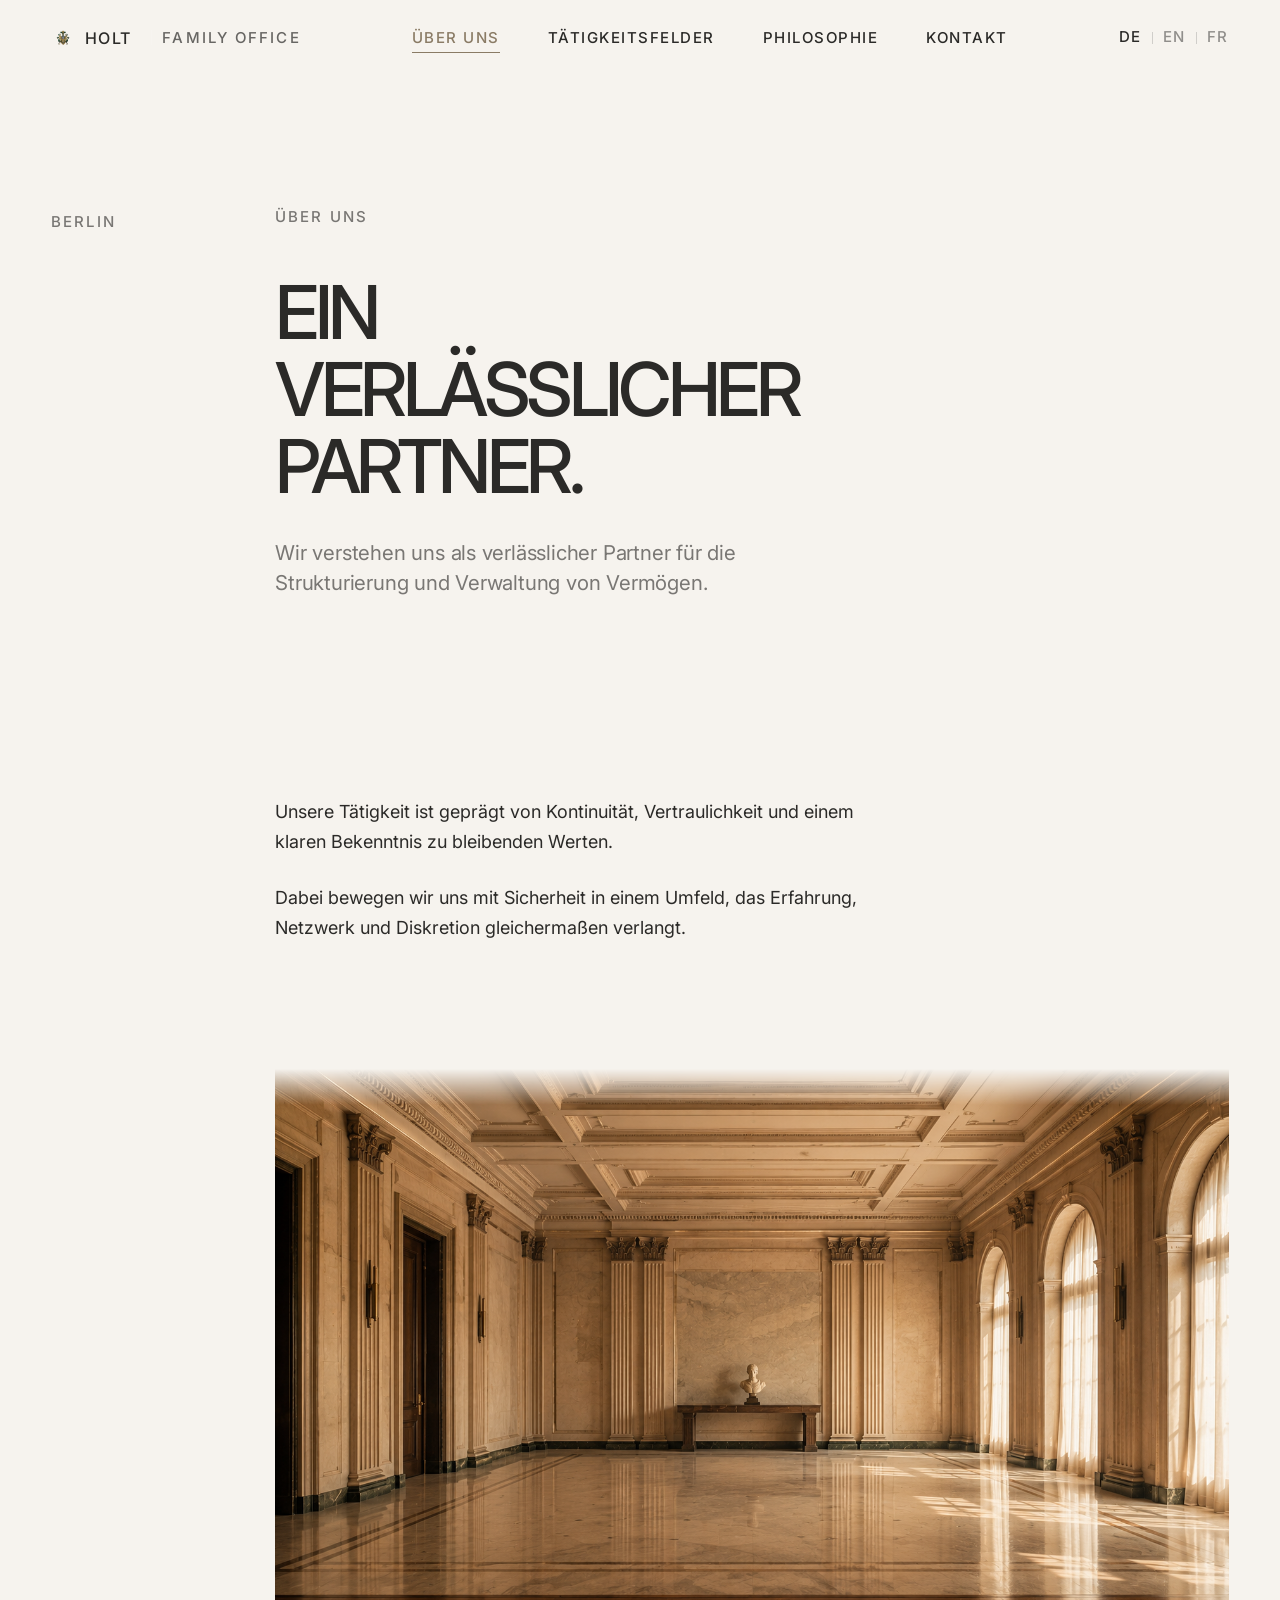
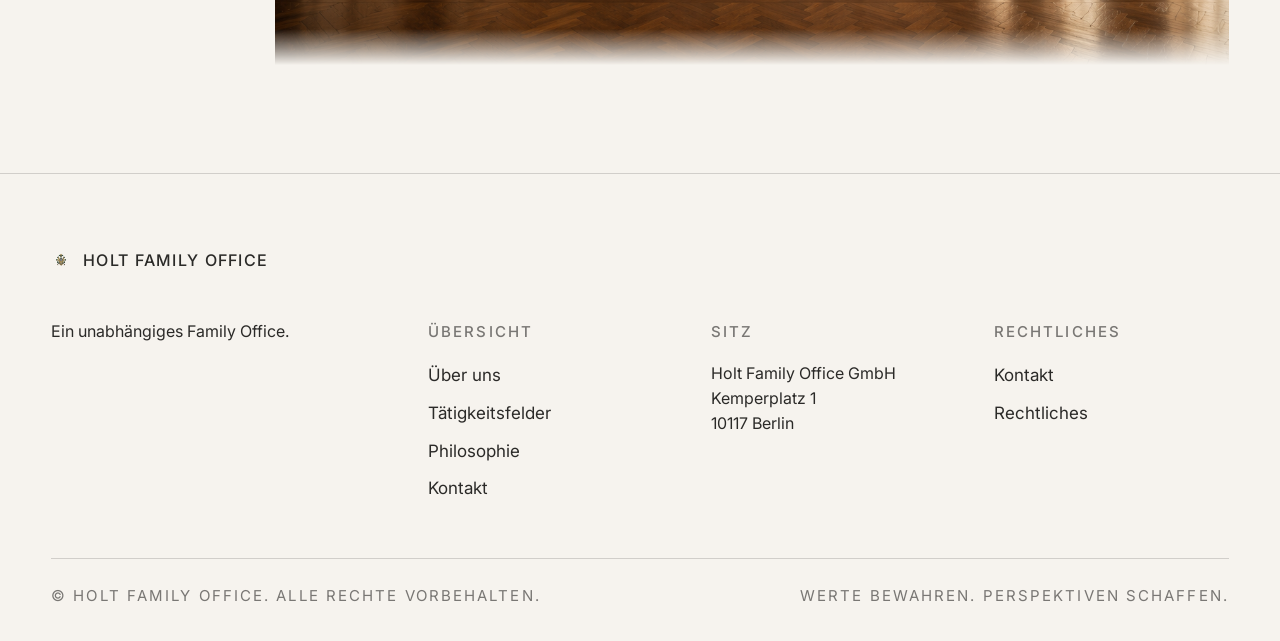
<file: ueber-uns/index.html>
<!DOCTYPE html>
<html lang="de">
<head>
  <meta charset="UTF-8" />
  <meta name="viewport" content="width=device-width, initial-scale=1.0" />
  <meta name="description" data-i18n-attr="content:about.lead" content="A dependable partner." />
  <link rel="icon" type="image/x-icon" href="images/Logo.png" />

  <title>Über uns — Holt Family Office</title>

  <link rel="preconnect" href="https://fonts.googleapis.com" />
  <link rel="preconnect" href="https://fonts.gstatic.com" crossorigin />
  <link href="https://fonts.googleapis.com/css2?family=Inter:wght@400;500;600&display=swap" rel="stylesheet" />

  <link rel="stylesheet" href="../variables.css" />
  <link rel="stylesheet" href="../style.css" />
</head>
<body class="page page--about page--institutional">

  <header class="nav nav--scrolled" role="banner">
    <div class="nav__inner">
      <a class="nav__brand" href="/" aria-label="Holt Family Office">
        <img src="../images/Logo.png" alt="" />
        <span class="wordmark">Holt</span>
        <span class="wordmark-suffix" data-i18n="meta.suffix">Family Office</span>
      </a>
      <nav aria-label="Hauptnavigation">
        <ul class="nav__links">
          <li><a class="nav__link" href="/ueber-uns/" aria-current="page" data-i18n="nav.about">Über uns</a></li>
          <li><a class="nav__link" href="/taetigkeitsfelder/" data-i18n="nav.activities">Tätigkeitsfelder</a></li>
          <li><a class="nav__link" href="/philosophie/" data-i18n="nav.philosophy">Philosophie</a></li>
          <li><a class="nav__link" href="/kontakt/" data-i18n="nav.contact">Kontakt</a></li>
        </ul>
      </nav>
      <div class="nav__lang" role="group" aria-label="Sprache">
        <button type="button" data-lang-btn="de" aria-pressed="true">DE</button>
        <span class="divider" aria-hidden="true"></span>
        <button type="button" data-lang-btn="en" aria-pressed="false">EN</button>
        <span class="divider" aria-hidden="true"></span>
        <button type="button" data-lang-btn="fr" aria-pressed="false">FR</button>
        <button type="button" class="nav__menu" data-menu-open aria-label="Menü">
          <span class="nav__menu-bars" aria-hidden="true"></span>
        </button>
      </div>
    </div>
  </header>

  <aside class="nav__sheet" data-open="false" aria-hidden="true">
    <div class="nav__sheet-head">
      <a class="nav__brand" href="/">
        <img src="../images/Logo.png" alt="" />
        <span class="wordmark">Holt</span>
        <span class="wordmark-suffix" data-i18n="meta.suffix">Family Office</span>
      </a>
      <button type="button" class="nav__sheet-close" data-menu-close data-i18n="nav.close">Schliessen</button>
    </div>
    <ul class="nav__sheet-links">
      <li><a href="/ueber-uns/" data-i18n="nav.about">Über uns</a></li>
      <li><a href="/taetigkeitsfelder/" data-i18n="nav.activities">Tätigkeitsfelder</a></li>
      <li><a href="/philosophie/" data-i18n="nav.philosophy">Philosophie</a></li>
      <li><a href="/kontakt/" data-i18n="nav.contact">Kontakt</a></li>
    </ul>
  </aside>

  <section class="page-header" data-reveal>
    <div class="container">
      <div class="editorial">
        <div class="editorial__margin">
          <p class="meta" data-i18n="meta.seat">Berlin</p>
        </div>
        <div class="editorial__main">
          <p class="eyebrow" data-i18n="about.eyebrow">Über uns</p>
          <h1 class="display-l page-header__title" data-i18n="about.title">Ein verlässlicher Partner.</h1>
          <p class="lead page-header__lead" data-i18n="about.lead">
            Wir verstehen uns als verlässlicher Partner für die Strukturierung und Verwaltung von Vermögen.
          </p>
        </div>
      </div>
    </div>
  </section>

  <section class="section section--no-rule" data-reveal>
    <div class="container">
      <div class="editorial">
        <div class="editorial__margin"></div>
        <div class="editorial__main">
          <div class="prose">
            <p data-i18n="about.p1">
              Unsere Tätigkeit ist geprägt von Kontinuität, Vertraulichkeit und einem klaren Bekenntnis zu bleibenden Werten.
            </p>
            <p data-i18n="about.p2">
              Dabei bewegen wir uns mit Sicherheit in einem Umfeld, das Erfahrung, Netzwerk und Diskretion gleichermaßen verlangt.
            </p>
          </div>

          <div class="spacer-l"></div>

          <!-- IMAGE: about — primary landscape — 16/10 -->
          <img class="image image--landscape" src="../images/Salon.png" alt="" />
        </div>
      </div>
    </div>
  </section>

  <!-- ============================================================ -->
  <!-- OPTIONAL — 1–3 zusätzliche Bilder einfügen.                   -->
  <!-- Einfach <img> in eine eigene .section setzen:                 -->
  <!--                                                               -->
  <!-- <section class="section section--no-rule" data-reveal>        -->
  <!--   <div class="container">                                     -->
  <!--     <img class="image image--bleed"                           -->
  <!--          src="../images/treppenhaus.jpg" alt="" />               -->
  <!--   </div>                                                      -->
  <!-- </section>                                                    -->
  <!--                                                               -->
  <!-- Varianten: image--bleed | image--landscape | image--portrait  -->
  <!-- ============================================================ -->

  <footer class="footer" role="contentinfo">
    <div class="container">
      <div class="footer__mark">
        <img src="../images/Logo.png" alt="" />
        <span class="wordmark">Holt <span data-i18n="meta.suffix">Family Office</span></span>
      </div>
      <div class="footer__grid">
        <div class="footer__col"><p data-i18n="footer.tagline">Ein unabhängiges Family Office.</p></div>
        <div class="footer__col">
          <h4 data-i18n="footer.col_navigation">Übersicht</h4>
          <ul>
            <li><a href="/ueber-uns/" data-i18n="nav.about">Über uns</a></li>
            <li><a href="/taetigkeitsfelder/" data-i18n="nav.activities">Tätigkeitsfelder</a></li>
            <li><a href="/philosophie/" data-i18n="nav.philosophy">Philosophie</a></li>
            <li><a href="/kontakt/" data-i18n="nav.contact">Kontakt</a></li>
          </ul>
        </div>
        <div class="footer__col">
          <h4 data-i18n="footer.col_office">Sitz</h4>
          <p data-i18n="footer.office_line">Kemperplatz 1<br>10117 Berlin</p>
        </div>
        <div class="footer__col">
          <h4 data-i18n="footer.col_legal">Rechtliches</h4>
          <ul>
            <li><a href="/kontakt/" data-i18n="nav.contact">Kontakt</a></li>
            <li><a href="/legal/" data-i18n="nav.legal">Rechtliches</a></li>
          </ul>
        </div>
      </div>
      <div class="footer__base">
        <p data-i18n="footer.rights">© <span data-year></span> Holt Family Office.</p>
        <p data-i18n="footer.tagline_base">Werte bewahren. Perspektiven schaffen.</p>
      </div>
    </div>
  </footer>

  <script src="../js/language.js"></script>
  <script src="../js/main.js"></script>
</body>
</html>
</file>
<file: variables.css>
/* ========================================
   HOLT FAMILY OFFICE — DESIGN TOKENS
   ========================================
   Inter throughout. Editorial scale.
   Change once, propagate everywhere.
   ======================================== */

:root {
  /* ---------- COLOR ---------- */
  --color-bg:         #F6F3EE;
  --color-bg-alt:     #EAE5DC;
  --color-ink:        #2B2A28;
  --color-ink-soft:   rgba(43, 42, 40, 0.62);
  --color-ink-muted:  rgba(43, 42, 40, 0.38);
  --color-rule:       rgba(43, 42, 40, 0.18);
  --color-accent:     #8A7B65;

  /* Inverted for hero overlay */
  --color-ink-on-image:       #F6F3EE;
  --color-ink-soft-on-image:  rgba(246, 243, 238, 0.72);
  --color-rule-on-image:      rgba(246, 243, 238, 0.32);

  /* ---------- TYPOGRAPHY ---------- */
  --font-display: "Inter", "Neue Haas Grotesk", "Helvetica Neue", Arial, sans-serif;
  --font-body:    "Inter", "Neue Haas Grotesk", "Helvetica Neue", Arial, sans-serif;

  /* Type scale — bigger, calmer, less copy */
  --type-display-xl: clamp(3.2rem, 8.5vw, 8.5rem);    /* Hero headline */
  --type-display-l:  clamp(2.6rem, 5.8vw, 6rem);      /* Page openers */
  --type-display-m:  clamp(2rem, 3.6vw, 3.4rem);      /* Section headers */
  --type-display-s:  clamp(1.6rem, 2.5vw, 2.2rem);    /* Sub-headers */
  --type-lead:       clamp(1.25rem, 1.8vw, 1.65rem);
  --type-body:       1.0625rem;                        /* 17px */
  --type-small:      0.9375rem;                        /* 15px — was 13px */
  --type-meta:       0.9375rem;                        /* 15px — was 11/12px */

  --leading-display: 1.04;
  --leading-lead:    1.5;
  --leading-body:    1.75;
  --leading-meta:    1.6;

  --tracking-meta:   0.14em;     /* eased — bigger text needs less tracking */
  --tracking-nav:    0.1em;
  --tracking-label:  0.18em;

  /* ---------- SPACING ---------- */
  --space-1:  0.25rem;
  --space-2:  0.5rem;
  --space-3:  0.75rem;
  --space-4:  1rem;
  --space-5:  1.5rem;
  --space-6:  2rem;
  --space-7:  3rem;
  --space-8:  4.5rem;
  --space-9:  6rem;
  --space-10: 9rem;
  --space-11: 12rem;

  /* ---------- LAYOUT ---------- */
  --page-max:        88rem;
  --page-gutter:     clamp(1.5rem, 4vw, 4rem);
  --column-text:     38rem;
  --column-narrow:   28rem;
  --nav-height:      4.75rem;

  /* ---------- HAIRLINES ---------- */
  --rule-w:          1px;

  /* ---------- MOTION ---------- */
  --ease-soft:       cubic-bezier(0.32, 0.08, 0.24, 1);
  --dur-fast:        180ms;
  --dur-base:        320ms;
  --dur-slow:        680ms;
}
</file>
<file: style.css>
/* ========================================
   HOLT FAMILY OFFICE — STYLE
   ----------------------------------------
   Editorial. Architectural. Quiet.
   Hairlines only. No cards. No icons.
   ======================================== */
 
/* ---------- RESET ---------- */
*,
*::before,
*::after {
  box-sizing: border-box;
  margin: 0;
  padding: 0;
}
 
html {
  scroll-behavior: smooth;
  -webkit-font-smoothing: antialiased;
  -moz-osx-font-smoothing: grayscale;
  text-rendering: optimizeLegibility;
}
 
body {
  background: var(--color-bg);
  color: var(--color-ink);
  font-family: var(--font-body);
  font-size: var(--type-body);
  line-height: var(--leading-body);
  font-weight: 400;
  font-feature-settings: "kern", "liga", "calt";
  overflow-x: hidden;
}
 
img, picture, svg { display: block; max-width: 100%; }
a { color: inherit; text-decoration: none; }
button { font: inherit; color: inherit; background: none; border: 0; cursor: pointer; }
 
::selection { background: var(--color-ink); color: var(--color-bg); }
 
/* ---------- TYPOGRAPHY ---------- */
.display-xl,
.display-l,
.display-m,
.display-s,
.lead,
.hero__headline,
.hero__sub-line {
  font-family: var(--font-display);
  font-style: normal;
}
 
.display-xl,
.display-l,
.display-m,
.display-s,
.hero__headline {
  font-weight: 500;
  letter-spacing: -0.055em;
  line-height: var(--leading-display);
  color: var(--color-ink);
}
 
.display-xl { font-size: var(--type-display-xl); }
.display-l  { font-size: var(--type-display-l); }
.display-m  { font-size: var(--type-display-m); }
.display-s  { font-size: var(--type-display-s); letter-spacing: -0.03em; }
 
.lead {
  font-size: var(--type-lead);
  line-height: var(--leading-lead);
  font-weight: 400;
  letter-spacing: -0.01em;
  color: var(--color-ink-soft);
}
 
.eyebrow,
.meta {
  font-family: var(--font-body);
  font-size: var(--type-meta);
  font-weight: 500;
  letter-spacing: var(--tracking-meta);
  text-transform: uppercase;
  color: var(--color-ink-soft);
  line-height: var(--leading-meta);
}
 
.eyebrow .num { color: var(--color-accent); }
 
/* Reading text */
.prose p {
  font-size: clamp(1.125rem, 1.4vw, 1.3rem);   /* up from 17px flat */
  line-height: 1.65;
  color: var(--color-ink);
  max-width: var(--column-text);
}
 
.prose p + p { margin-top: 1.5em; }
.prose .lead + p { margin-top: 2.5rem; }
 
/* ---------- LAYOUT PRIMITIVES ---------- */
.page {
  min-height: 100vh;
  display: flex;
  flex-direction: column;
}
 
.container {
  max-width: var(--page-max);
  margin-inline: auto;
  padding-inline: var(--page-gutter);
  width: 100%;
}
 
/* Editorial grid — marginalia + main column */
.editorial {
  display: grid;
  grid-template-columns: minmax(0, 1fr);
  column-gap: var(--space-7);
}
 
@media (min-width: 900px) {
  .editorial {
    grid-template-columns: 11rem minmax(0, 1fr);
  }
}
 
.editorial__margin { position: relative; }
 
@media (min-width: 900px) {
  .editorial__margin {
    padding-top: 0.5rem;
    position: sticky;
    top: var(--nav-height);
    align-self: start;
  }
}
 
.editorial__margin .meta + .meta { margin-top: 1rem; }
.editorial__main { min-width: 0; }
 
/* ---------- HAIRLINES ---------- */
.rule {
  width: 100%;
  height: var(--rule-w);
  background: var(--color-rule);
  border: 0;
}
 
/* ---------- NAVIGATION ---------- */
.nav {
  position: fixed;
  top: 0; left: 0; right: 0;
  z-index: 50;
  height: var(--nav-height);
  display: flex;
  align-items: center;
  transition: background var(--dur-base) var(--ease-soft),
              border-color var(--dur-base) var(--ease-soft),
              color var(--dur-base) var(--ease-soft);
  color: var(--color-ink);
  border-bottom: 1px solid transparent;
}
 
.nav--on-hero { color: var(--color-ink-on-image); }
.nav--on-hero .nav__brand,
.nav--on-hero .nav__link,
.nav--on-hero .nav__lang button { color: var(--color-ink-on-image); }
.nav--on-hero .nav__lang .divider { background: var(--color-rule-on-image); }
 
.nav--scrolled {
  background: var(--color-bg);
  color: var(--color-ink);
  border-bottom-color: var(--color-rule);
}
.nav--scrolled .nav__brand,
.nav--scrolled .nav__link,
.nav--scrolled .nav__lang button { color: var(--color-ink); }
.nav--scrolled .nav__lang .divider { background: var(--color-rule); }
 
.nav__inner {
  width: 100%;
  max-width: var(--page-max);
  margin-inline: auto;
  padding-inline: var(--page-gutter);
  display: grid;
  grid-template-columns: auto 1fr auto;
  align-items: center;
  gap: var(--space-6);
}
 
.nav__brand {
  display: flex;
  align-items: center;
  gap: 0.625rem;
  font-family: var(--font-body);
  font-size: 1rem;
  letter-spacing: 0.08em;
  text-transform: uppercase;
  font-weight: 500;
  line-height: 1;
}
 
.nav__brand img { height: 1.5rem; width: auto; opacity: 0.95; }
.nav__brand .wordmark { font-weight: 500; }
 
.nav__brand .wordmark-suffix {
  font-family: var(--font-body);
  font-size: var(--type-meta);
  letter-spacing: var(--tracking-meta);
  text-transform: uppercase;
  opacity: 0.7;
  padding-left: 0.625rem;
  margin-left: 0.625rem;
  border-left: 1px solid currentColor;
  border-left-color: rgba(255, 255, 255, 0.2);
}
 
.nav--scrolled .nav__brand .wordmark-suffix { border-left-color: var(--color-rule); }
 
.nav__links {
  display: none;
  justify-content: center;
  gap: var(--space-7);
  list-style: none;
}
 
@media (min-width: 1024px) {
  .nav__links { display: flex; }
}
 
.nav__link {
  font-family: var(--font-body);
  font-size: var(--type-meta);
  font-weight: 500;
  letter-spacing: var(--tracking-nav);
  text-transform: uppercase;
  position: relative;
  padding: 0.25rem 0;
  transition: color var(--dur-fast) var(--ease-soft);
}
 
.nav__link::after {
  content: "";
  position: absolute;
  left: 0;
  bottom: -0.125rem;
  height: 1px;
  width: 0;
  background: currentColor;
  transition: width var(--dur-base) var(--ease-soft);
}
 
.nav__link:hover::after,
.nav__link[aria-current="page"]::after { width: 100%; }
.nav__link[aria-current="page"] { color: var(--color-accent); }
.nav--on-hero .nav__link[aria-current="page"] { color: var(--color-bg-alt); }
 
.nav__lang {
  display: flex;
  align-items: center;
  gap: 0.625rem;
  font-family: var(--font-body);
  font-size: var(--type-meta);
  font-weight: 500;
  letter-spacing: var(--tracking-nav);
  text-transform: uppercase;
}
 
.nav__lang button {
  padding: 0.25rem 0;
  opacity: 0.5;
  transition: opacity var(--dur-fast) var(--ease-soft);
  letter-spacing: var(--tracking-nav);
}
 
.nav__lang button[aria-pressed="true"] { opacity: 1; }
.nav__lang button:hover { opacity: 1; }
 
.nav__lang .divider {
  width: 1px;
  height: 0.75rem;
  background: var(--color-rule);
  display: block;
}
 
.nav__menu {
  display: flex;
  align-items: center;
  justify-content: flex-end;
  width: 2rem;
  height: 2rem;
}
 
@media (min-width: 1024px) {
  .nav__menu { display: none; }
}
 
.nav__menu-bars {
  width: 1.25rem;
  height: 0.5rem;
  position: relative;
}
 
.nav__menu-bars::before,
.nav__menu-bars::after {
  content: "";
  position: absolute;
  left: 0;
  width: 100%;
  height: 1px;
  background: currentColor;
}
 
.nav__menu-bars::before { top: 0; }
.nav__menu-bars::after  { bottom: 0; }
 
/* Mobile menu sheet */
/* ---------- MOBILE NAV FIX ---------- */
/* Suffix only kollidiert auf engen Screens — im Top-Header ausblenden,
   im Mobile-Sheet bleibt er sichtbar (eigener Wrapper). */
.nav__brand .wordmark,
.nav__brand .wordmark-suffix { white-space: nowrap; }
 
@media (max-width: 640px) {
  .nav .nav__inner .nav__brand .wordmark-suffix { display: none; }
  .nav__inner { gap: 0.75rem; }
  .nav__lang { gap: 0.4rem; }
  .nav__lang button { padding: 0.25rem 0.1rem; }
}
 
.nav__sheet {
  position: fixed;
  inset: 0;
  background: var(--color-bg);
  z-index: 60;
  padding: var(--space-7) var(--page-gutter);
  display: flex;
  flex-direction: column;
  transform: translateY(-100%);
  transition: transform var(--dur-slow) var(--ease-soft);
  visibility: hidden;
}
 
.nav__sheet[data-open="true"] {
  transform: translateY(0);
  visibility: visible;
}
 
.nav__sheet-head {
  display: flex;
  justify-content: space-between;
  align-items: center;
  height: var(--nav-height);
  margin-bottom: var(--space-8);
}
 
.nav__sheet-close {
  font-family: var(--font-body);
  font-size: var(--type-meta);
  letter-spacing: var(--tracking-nav);
  text-transform: uppercase;
}
 
.nav__sheet-links {
  list-style: none;
  display: flex;
  flex-direction: column;
  gap: var(--space-4);
}
 
.nav__sheet-links a {
  font-family: var(--font-display);
  font-size: clamp(2rem, 7vw, 3rem);
  font-weight: 500;
  letter-spacing: -0.04em;
}
 
/* ---------- HERO ---------- */
.hero {
  position: relative;
  height: 100vh;
  min-height: 640px;
  width: 100%;
  overflow: hidden;
  background: var(--color-bg-alt);
}
 
.hero__image {
  position: absolute;
  inset: 0;
  background-image: url("images/Hero.jpg");
  background-size: cover;
  background-position: center;
  transform: scale(1.02);
  animation: heroSettle 2400ms var(--ease-soft) forwards;
}
 
@keyframes heroSettle { to { transform: scale(1); } }
 
.hero__veil {
  position: absolute;
  inset: 0;
  background:
    linear-gradient(180deg, rgba(0,0,0,0.42) 0%, rgba(0,0,0,0.06) 32%, rgba(0,0,0,0.52) 100%);
  pointer-events: none;
}
 
.hero__content {
  position: relative;
  height: 100%;
  width: 100%;
  max-width: var(--page-max);
  margin-inline: auto;
  padding-inline: var(--page-gutter);
  padding-bottom: clamp(2rem, 5vh, 4rem);
  padding-top: var(--nav-height);
  display: grid;
  grid-template-rows: 1fr auto auto;
  color: var(--color-ink-on-image);
}
 
.hero__stamp {
  align-self: start;
  margin-top: clamp(1.5rem, 4vh, 3rem);
  font-family: var(--font-body);
  font-size: var(--type-meta);
  letter-spacing: 0.24em;
  text-transform: uppercase;
  color: var(--color-ink-soft-on-image);
  display: flex;
  align-items: center;
  gap: 0.875rem;
  opacity: 0.95;
}
 
.hero__stamp::before {
  content: "";
  display: block;
  width: 2.25rem;
  height: 1px;
  background: currentColor;
  opacity: 0.65;
}
 
.hero__headline {
  align-self: end;
  font-size: clamp(3.4rem, 8vw, 8.4rem);
  font-weight: 500;
  line-height: 0.92;
  letter-spacing: -0.055em;
  text-transform: uppercase;
  color: var(--color-ink-on-image);
  max-width: 13ch;
  margin-bottom: 1rem;
 
  opacity: 0;
  transform: translateY(1.5rem);
  animation: heroIn 900ms var(--ease-soft) 320ms forwards;
}
 
.hero__sub {
  align-self: end;
  display: flex;
  flex-wrap: wrap;
  align-items: baseline;
  justify-content: space-between;
  gap: var(--space-4);
  border-top: 1px solid var(--color-rule-on-image);
  padding-top: 1.25rem;
 
  opacity: 0;
  transform: translateY(1rem);
  animation: heroIn 900ms var(--ease-soft) 600ms forwards;
}
 
.hero__sub-line {
  font-size: clamp(.95rem, 1.1vw, 1.1rem);
  text-transform: uppercase;
  letter-spacing: 0.16em;
  color: var(--color-ink-on-image);
}
 
.hero__sub-meta {
  font-family: var(--font-body);
  font-size: var(--type-meta);
  letter-spacing: 0.16em;
  text-transform: uppercase;
  color: var(--color-ink-soft-on-image);
}
 
@keyframes heroIn { to { opacity: 1; transform: translateY(0); } }
 
/* ---------- PAGE HEADER (non-home) ---------- */
.page-header {
  padding-top: calc(var(--nav-height) + clamp(5rem, 14vh, 11rem));
  padding-bottom: clamp(4rem, 10vh, 9rem);
}
 
.page-header .eyebrow {
  display: inline-flex;
  align-items: center;
  gap: 0.875rem;
  margin-bottom: clamp(1.75rem, 5vh, 3.5rem);
}
 
.page-header__title {
  max-width: 14ch;
  margin-bottom: var(--space-6);
}
 
.page-header__lead {
  font-size: clamp(1.15rem, 1.6vw, 1.45rem);
  max-width: 38ch;
}
 
/* ---------- SECTIONS ---------- */
.section {
  padding-block: clamp(5rem, 12vh, 10rem);
  border-top: 1px solid var(--color-rule);
}
 
.section--no-rule { border-top: 0; }
 
/* ---------- IMAGES ----------
   Use real <img> tags in HTML:
     <img class="image image--bleed"     src="images/X.jpg" alt="">
     <img class="image image--landscape" src="images/X.jpg" alt="">
     <img class="image image--portrait"  src="images/X.jpg" alt="">
   The mask softens top/bottom edges so the cut to the cream
   background never feels hard. */
 
.image {
  display: block;
  width: 100%;
  height: auto;
  object-fit: cover;
  background: var(--color-bg-alt);  /* fallback if src missing */
  margin-block: clamp(3rem, 8vh, 6.5rem);
  -webkit-mask-image: linear-gradient(180deg,
              transparent 0%,
              #000 6%,
              #000 94%,
              transparent 100%);
          mask-image: linear-gradient(180deg,
              transparent 0%,
              #000 6%,
              #000 94%,
              transparent 100%);
}
 
.image:first-child { margin-top: 0; }
.image:last-child  { margin-bottom: 0; }
 
/* Aspect ratios */
.image--portrait  { aspect-ratio: 4 / 5;  max-width: 36rem; }
.image--landscape { aspect-ratio: 16 / 10; }
.image--wide      { aspect-ratio: 21 / 9; }
.image--square    { aspect-ratio: 1 / 1; }
 
/* Feature image — taller proportion, centered, not full-bleed.
   Use when you want presence without the banner feel of --bleed. */
.image--feature {
  aspect-ratio: 3 / 2;
  max-width: 64rem;
  margin-inline: auto;
}
 
/* Full-bleed crosses the container padding */
.image--bleed {
  width: 100vw;
  margin-left: 50%;
  transform: translateX(-50%);
  aspect-ratio: 21 / 9;
  margin-block: clamp(4rem, 10vh, 9rem);
}
 
/* Optional caption beneath an image */
.image-caption {
  margin-top: 1rem;
  font-family: var(--font-body);
  font-size: var(--type-small);
  color: var(--color-ink-soft);
  max-width: 36ch;
}
 
/* When two image-bleeds follow each other directly, hold a generous gap */
.image-bleed + .image-bleed,
.section + .section .image-bleed:first-child {
  margin-top: clamp(3rem, 8vh, 6rem);
}
 
/* ---------- CONTACT BLOCK ---------- */
.dl-contact {
  display: grid;
  grid-template-columns: 1fr;
  gap: var(--space-5);
}
 
@media (min-width: 720px) {
  .dl-contact { grid-template-columns: repeat(2, 1fr); }
}
 
.dl-contact > div {
  border-top: 1px solid var(--color-rule);
  padding-top: 1.25rem;
  min-height: 7rem;
}
 
.dl-contact dt {
  font-family: var(--font-body);
  font-size: var(--type-meta);
  font-weight: 500;
  letter-spacing: var(--tracking-meta);
  text-transform: uppercase;
  color: var(--color-ink-soft);
  margin-bottom: 0.625rem;
}
 
.dl-contact dd {
  font-family: var(--font-display);
  font-size: clamp(1.05rem, 1.4vw, 1.3rem);
  font-weight: 400;
  line-height: 1.4;
  letter-spacing: -0.015em;
  color: var(--color-ink);
}
 
.dl-contact a {
  border-bottom: 1px solid var(--color-rule);
  transition: border-color var(--dur-fast) var(--ease-soft);
}
 
.dl-contact a:hover { border-bottom-color: var(--color-ink); }
 
/* Small meta info inside a dd, e.g. EUID under the address */
.dl-contact .dd-meta {
  display: inline-block;
  font-family: var(--font-body);
  font-size: var(--type-small);
  letter-spacing: 0.04em;
  color: var(--color-ink-soft);
  font-variant-numeric: tabular-nums;
}
 
/* ---------- FOOTER ---------- */
.footer {
  margin-top: auto;
  background: var(--color-bg);
  padding-top: clamp(4rem, 8vh, 6rem);
  padding-bottom: var(--space-6);
  border-top: 1px solid var(--color-rule);
}
 
.footer__mark {
  display: flex;
  align-items: center;
  gap: 0.75rem;
  margin-bottom: clamp(2.5rem, 5vh, 4rem);
}
 
.footer__mark img { height: 1.25rem; width: auto; opacity: 0.85; }
 
.footer__mark .wordmark {
  font-family: var(--font-body);
  font-size: 1rem;
  letter-spacing: 0.08em;
  text-transform: uppercase;
  font-weight: 500;
}
 
.footer__grid {
  display: grid;
  grid-template-columns: 1fr;
  gap: var(--space-7);
  margin-bottom: clamp(3rem, 6vh, 5rem);
}
 
@media (min-width: 720px) {
  .footer__grid { grid-template-columns: 1.4fr 1fr 1fr 1fr; }
}
 
.footer__col h4 {
  font-family: var(--font-body);
  font-size: var(--type-meta);
  font-weight: 500;
  letter-spacing: var(--tracking-meta);
  text-transform: uppercase;
  color: var(--color-ink-soft);
  margin-bottom: 1rem;
}
 
.footer__col p {
  font-family: var(--font-display);
  font-size: 1rem;
  line-height: 1.55;
  color: var(--color-ink);
  max-width: 32ch;
}
 
.footer__col ul {
  list-style: none;
  display: flex;
  flex-direction: column;
  gap: 0.5rem;
}
 
.footer__col li a {
  font-size: var(--type-body);
  color: var(--color-ink);
  transition: color var(--dur-fast) var(--ease-soft);
}
 
.footer__col li a:hover { color: var(--color-accent); }
 
.footer__base {
  border-top: 1px solid var(--color-rule);
  padding-top: var(--space-5);
  display: flex;
  flex-wrap: wrap;
  justify-content: space-between;
  gap: var(--space-4);
}
 
.footer__base p,
.footer__base a {
  font-family: var(--font-body);
  font-size: var(--type-meta);
  letter-spacing: var(--tracking-meta);
  text-transform: uppercase;
  color: var(--color-ink-soft);
}
 
.footer__base a:hover { color: var(--color-ink); }
 
/* ---------- REVEAL ANIMATION ---------- */
[data-reveal] {
  opacity: 0;
  transition: opacity 420ms var(--ease-soft);
}
 
[data-reveal].is-visible { opacity: 1; }
 
/* ---------- UTILITY ---------- */
.sr-only {
  position: absolute;
  width: 1px;
  height: 1px;
  padding: 0;
  margin: -1px;
  overflow: hidden;
  clip: rect(0, 0, 0, 0);
  white-space: nowrap;
  border: 0;
}
 
.spacer-l { height: clamp(3rem, 6vh, 5rem); }
.spacer-m { height: clamp(2rem, 4vh, 3.5rem); }
 
/* ---------- ACCESSIBILITY ---------- */
@media (prefers-reduced-motion: reduce) {
  *, *::before, *::after {
    animation-duration: 0.01ms !important;
    animation-iteration-count: 1 !important;
    transition-duration: 0.01ms !important;
    scroll-behavior: auto !important;
  }
}
 
:focus-visible {
  outline: 1px solid var(--color-accent);
  outline-offset: 3px;
}
 
/* ========================================
   PAGE-SPECIFIC ART DIRECTION
   ----------------------------------------
   One page = one mood. No template repetition.
   ======================================== */
 
/* About (Über uns) — institutional document */
.page--about .page-header {
  min-height: 64vh;
  display: flex;
  align-items: center;
  background: var(--color-bg);
}
.page--about .page-header__title {
  text-transform: uppercase;
  letter-spacing: -0.06em;
  max-width: 12ch;
}
.page--about .section + .section .editorial__main {
  border-left: 1px solid var(--color-rule);
  padding-left: clamp(2rem, 5vw, 5rem);
}
 
/* Activities (Tätigkeitsfelder) — quiet open */
.page--activities .page-header {
  min-height: 56vh;
  background: var(--color-bg);
  display: flex;
  align-items: center;
}
.page--activities .page-header__title {
  text-transform: uppercase;
  max-width: 14ch;
}
 
/* Philosophy — statement page */
.page--philosophy .page-header {
  min-height: 80vh;
  display: flex;
  align-items: end;
  background: var(--color-bg-alt);
}
.page--philosophy .page-header__title {
  max-width: 13ch;
  font-size: clamp(3rem, 8vw, 8rem);
  line-height: 0.88;
  text-transform: uppercase;
}
.page--philosophy .page-header__lead {
  margin-top: clamp(2rem, 5vh, 4rem);
  max-width: 48ch;
}
 
/* Contact — wide, not article-shaped */
.page--contact .page-header {
  min-height: 64vh;
  display: flex;
  align-items: center;
  background: var(--color-bg);
}
.page--contact .page-header .editorial { grid-template-columns: 1fr; }
.page--contact .editorial__margin { display: none; }
.page--contact .page-header__title {
  text-transform: uppercase;
  max-width: none;
  font-size: clamp(2.6rem, 8vw, 7rem);
}
.page--contact .page-header__lead { max-width: 34ch; }
.page--contact .section { padding-block: clamp(3rem, 7vh, 5rem); }
 
/* Legal — quiet, narrow */
.page--legal .page-header {
  min-height: 40vh;
  display: flex;
  align-items: end;
}
.page--legal .section { padding-block: clamp(2.5rem, 5vh, 4rem); }
.page--legal .page-header__title { text-transform: none; max-width: 18ch; }
</file>
